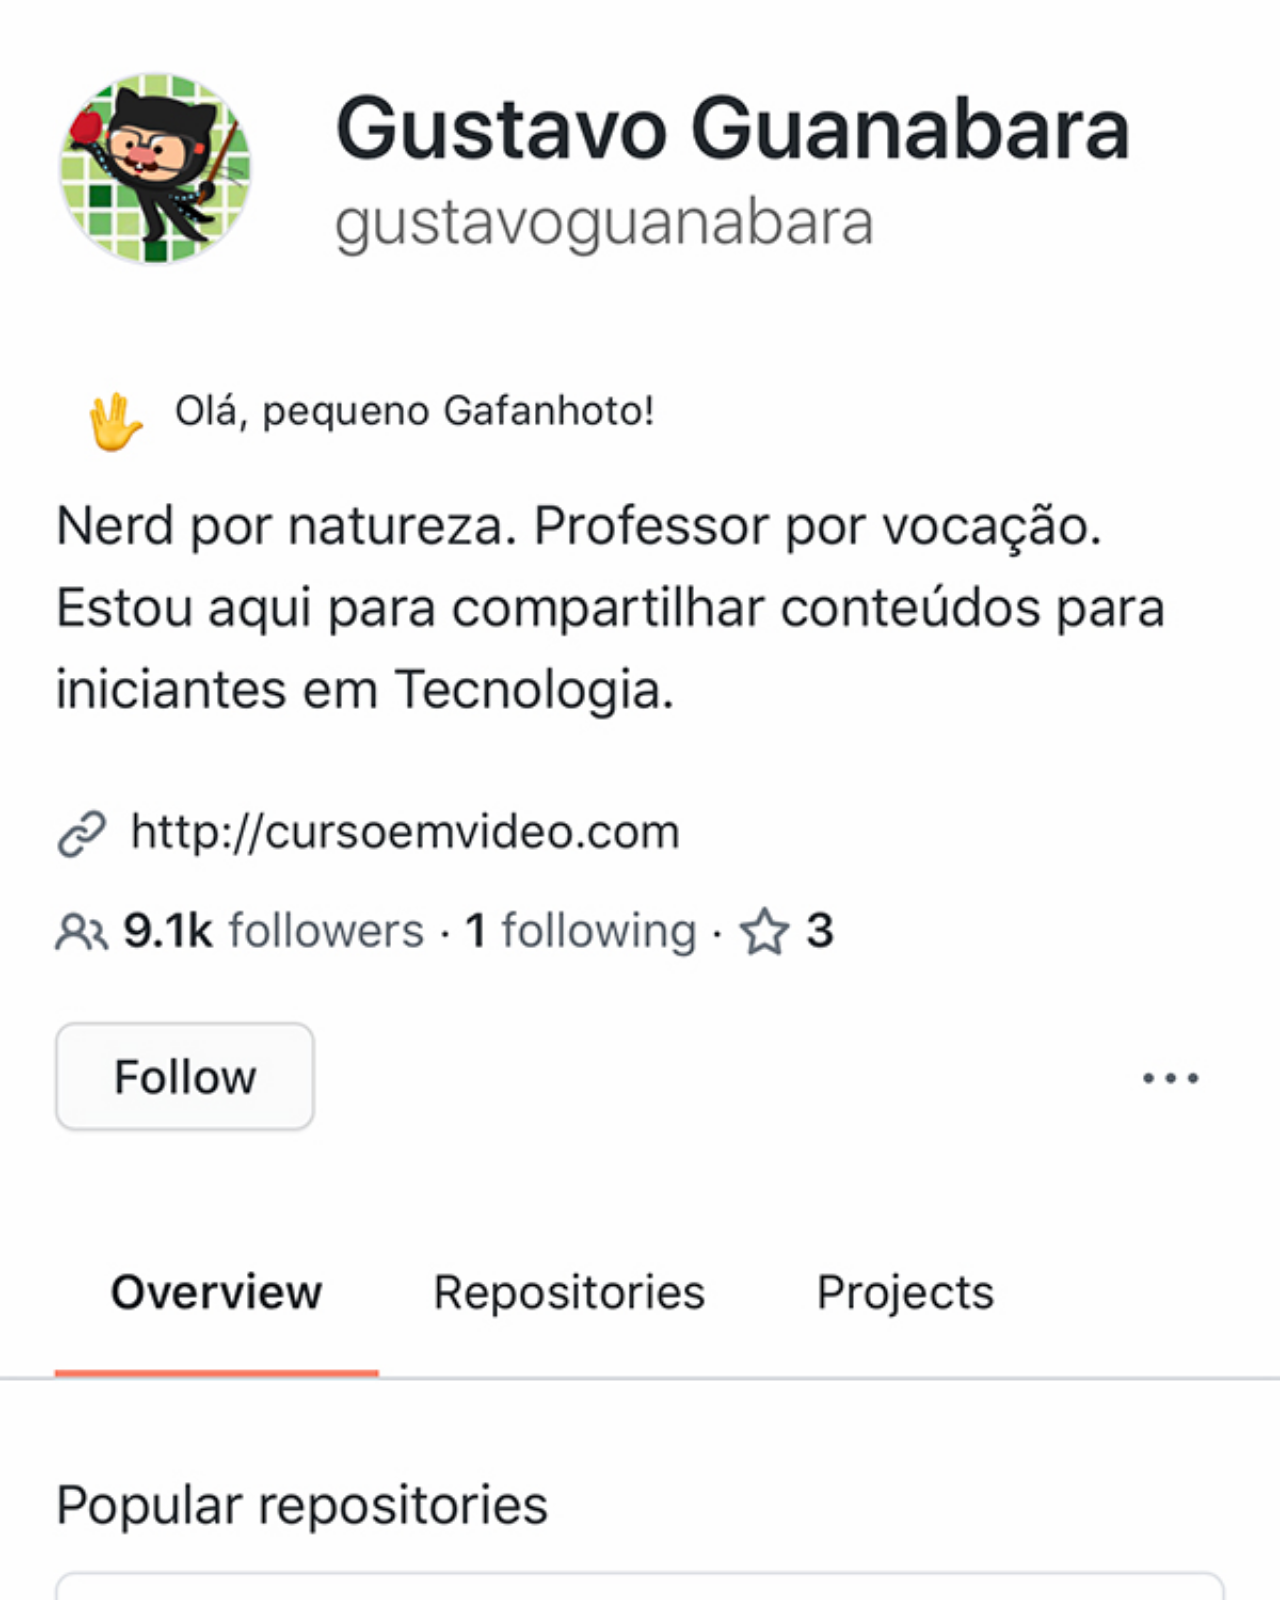
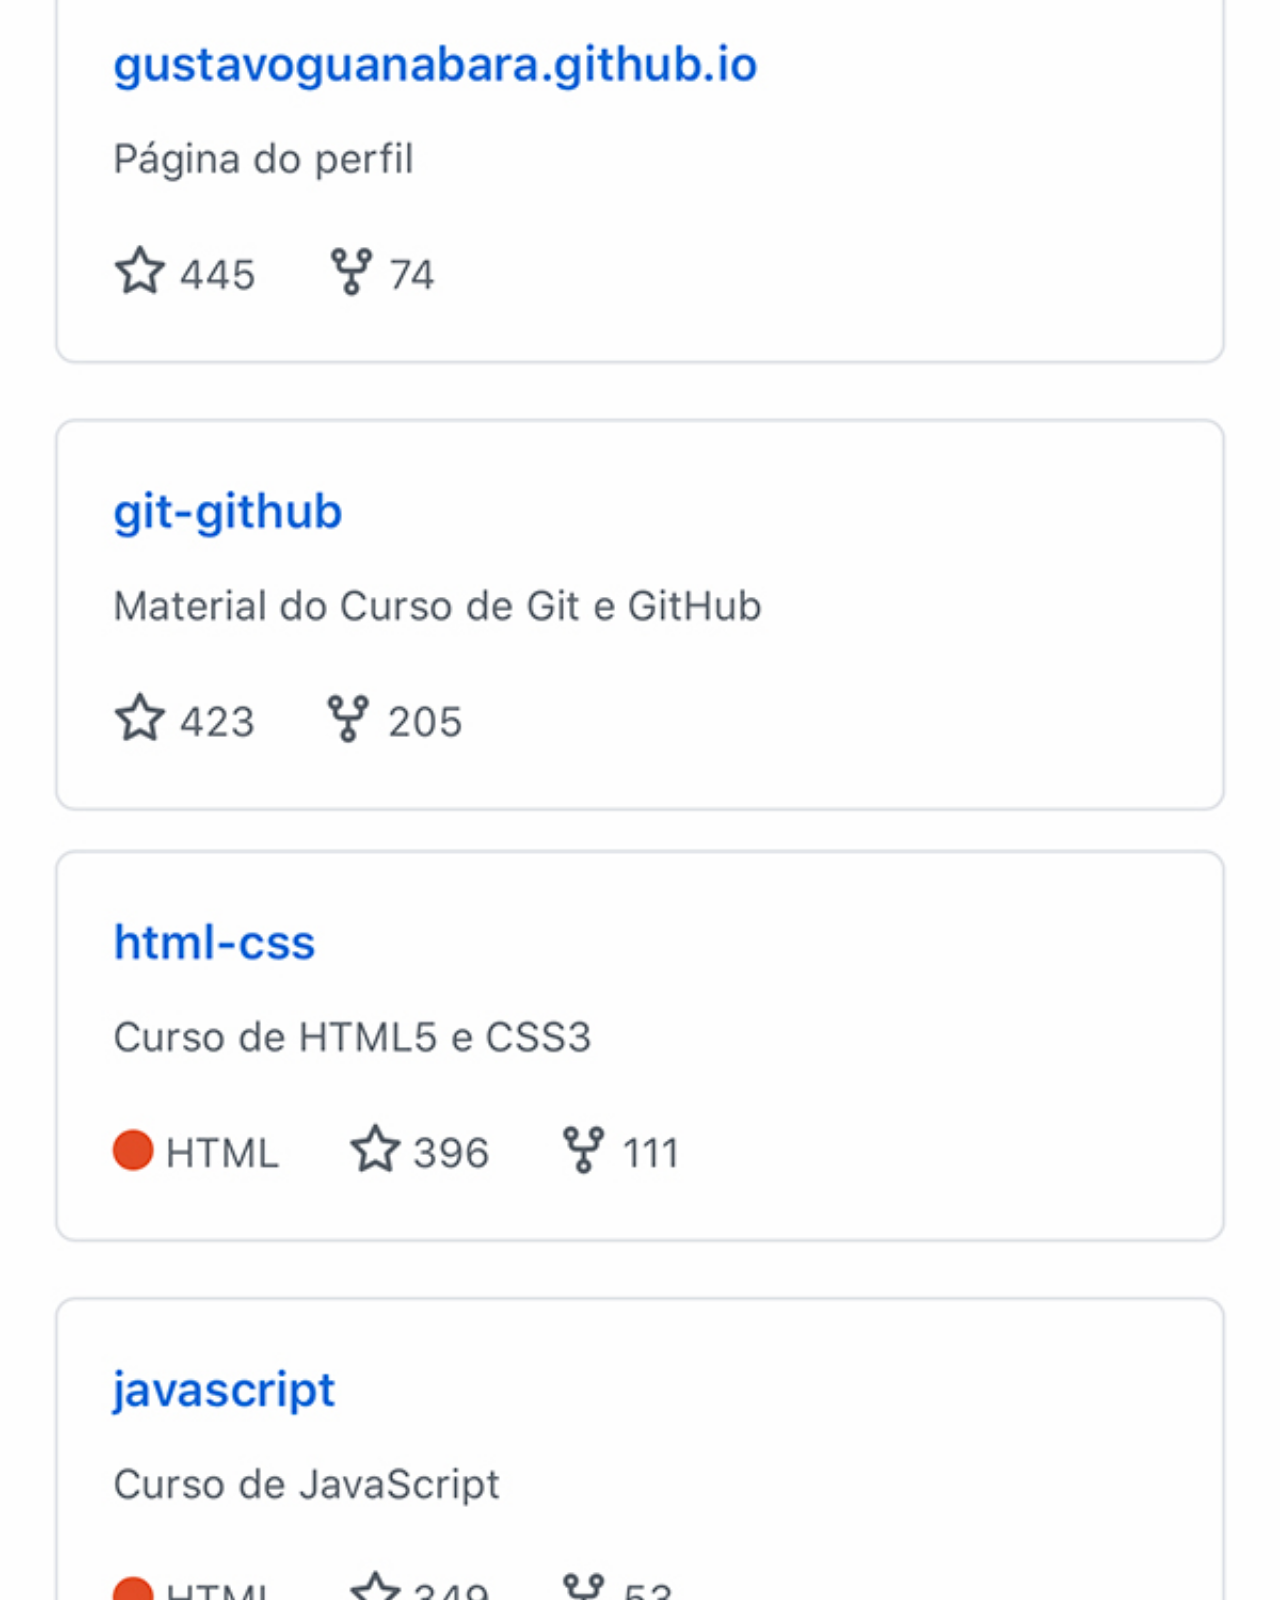
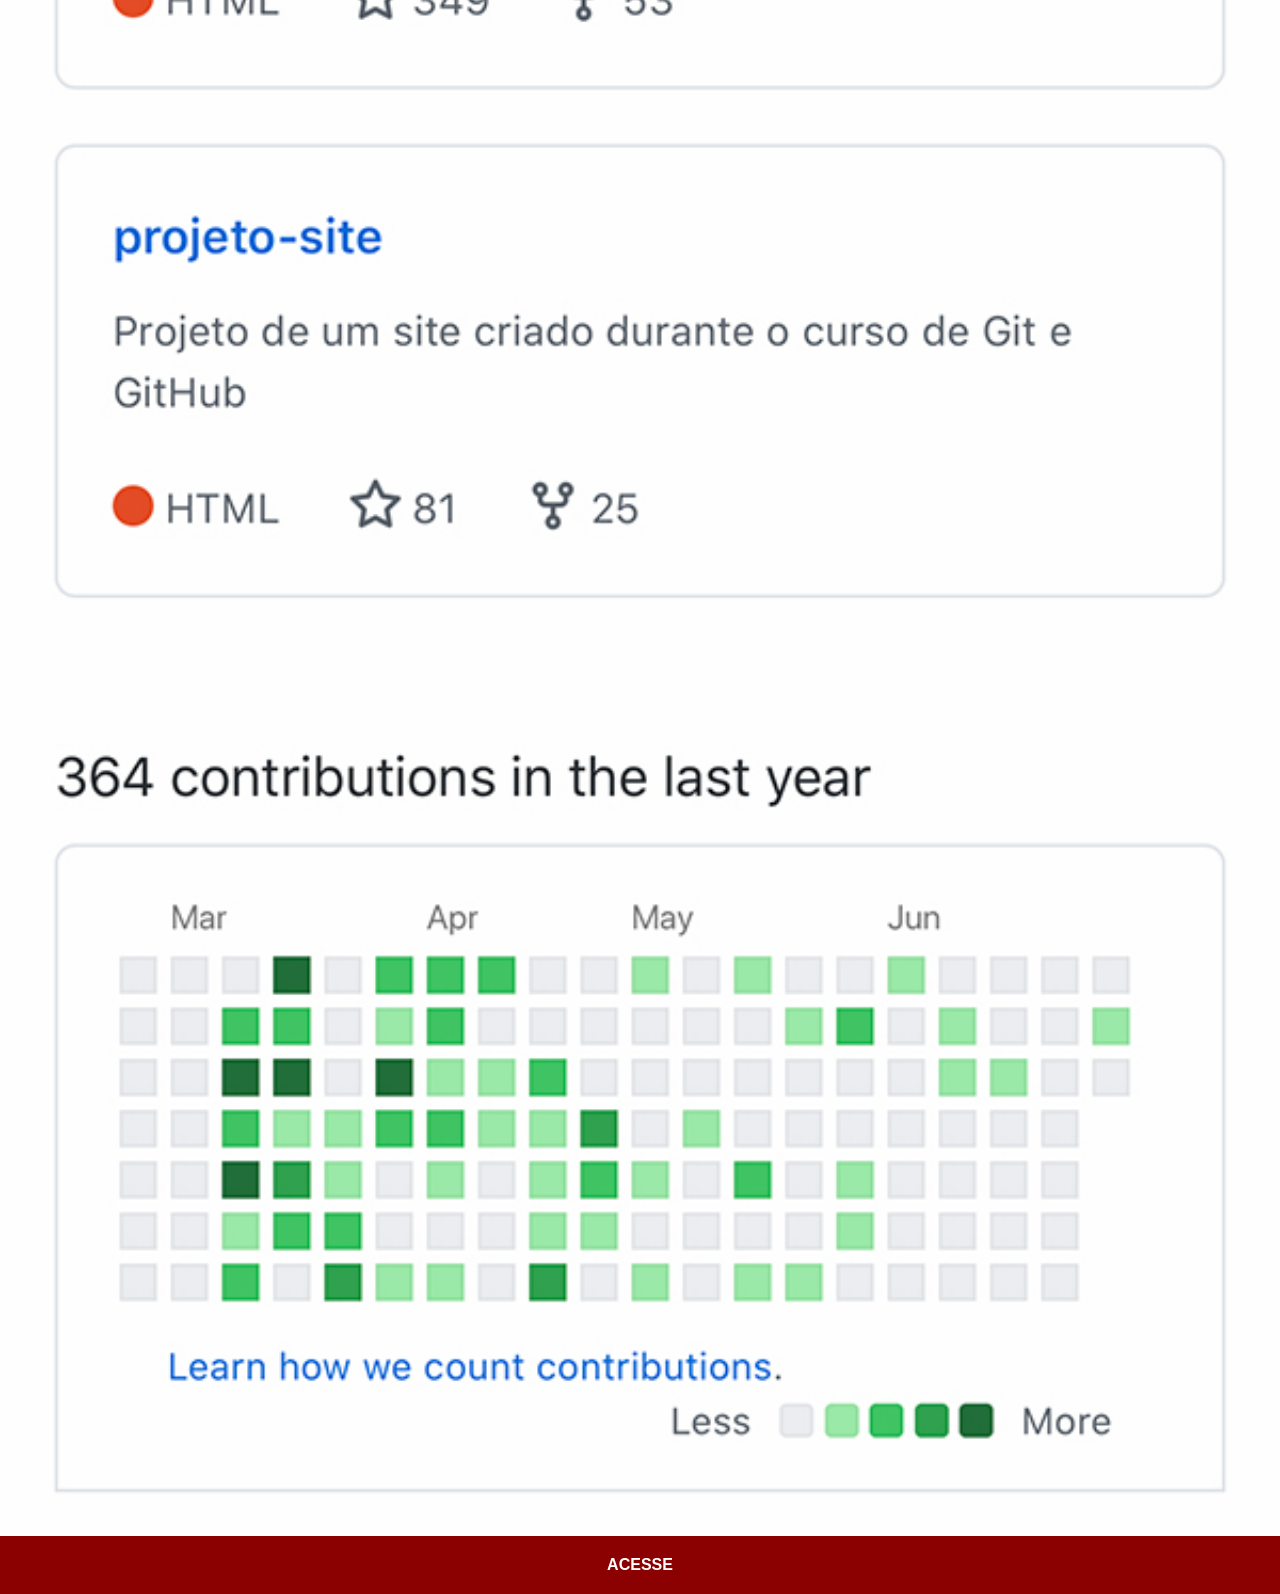
<file: github.html>
<!DOCTYPE html>
<html lang="pt-br">
<head>
    <meta charset="UTF-8">
    <meta name="viewport" content="width=device-width, initial-scale=1.0">
    <title>GitHub</title>
    <link rel="stylesheet" href="estilos/social.css">
</head>
<body>
    <img src="imagens/tela-github.jpg" alt="GitHub">
    <a href="https://github.com/gustavoguanabara" target="_blank">ACESSE</a>
    
</body>
</html>
</file>
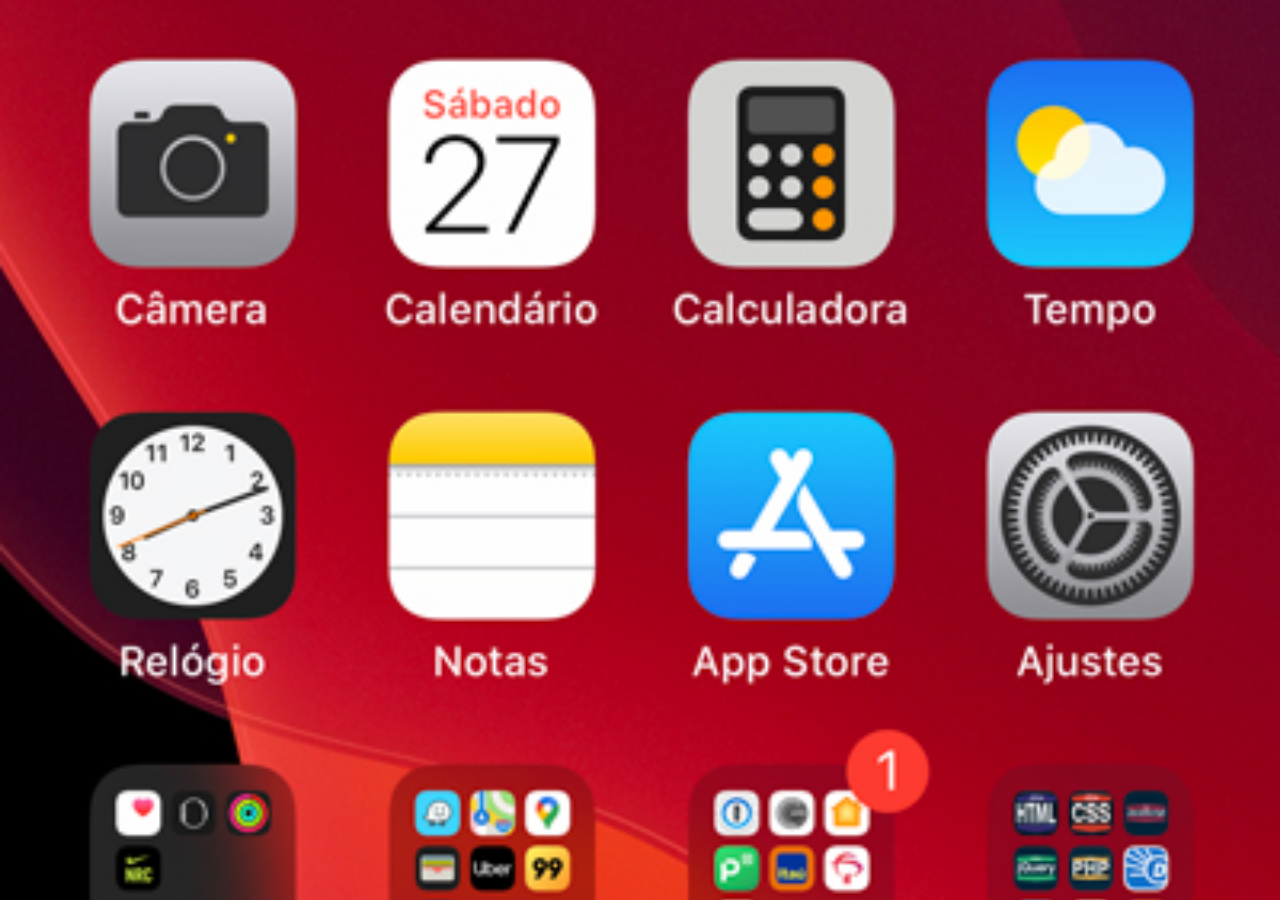
<file: home.html>
<!DOCTYPE html>
<html lang="pt-br">
<head>
    <meta charset="UTF-8">
    <meta name="viewport" content="width=device-width, initial-scale=1.0">
    <title>Document</title>
</head>
<style>
    * {
        margin: 0px;
        padding: 0px;
    }

    body {
        width: 100vw;
        height: 100vh;
        background: black url('imagens/tela-home.jpg') no-repeat top center;
        background-size: cover;
    }
</style>
<body>
    
</body>
</html>
</file>
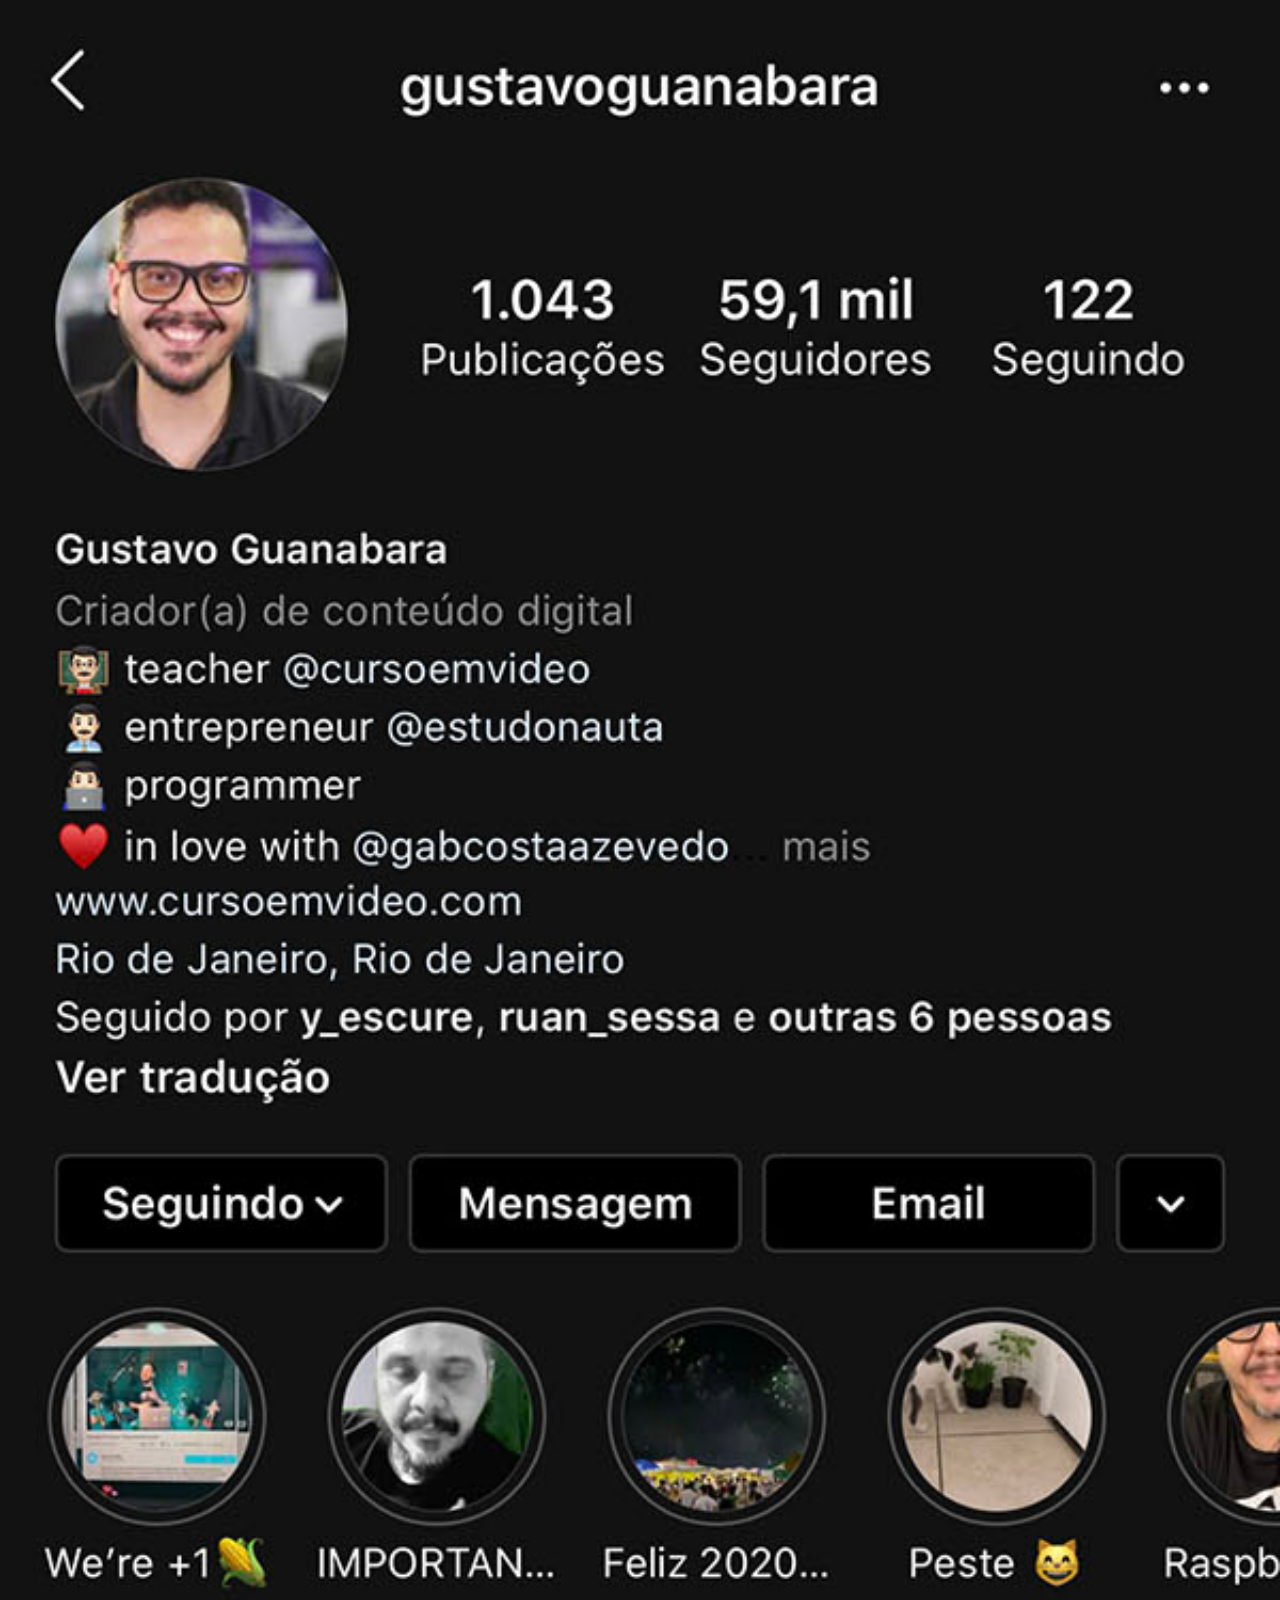
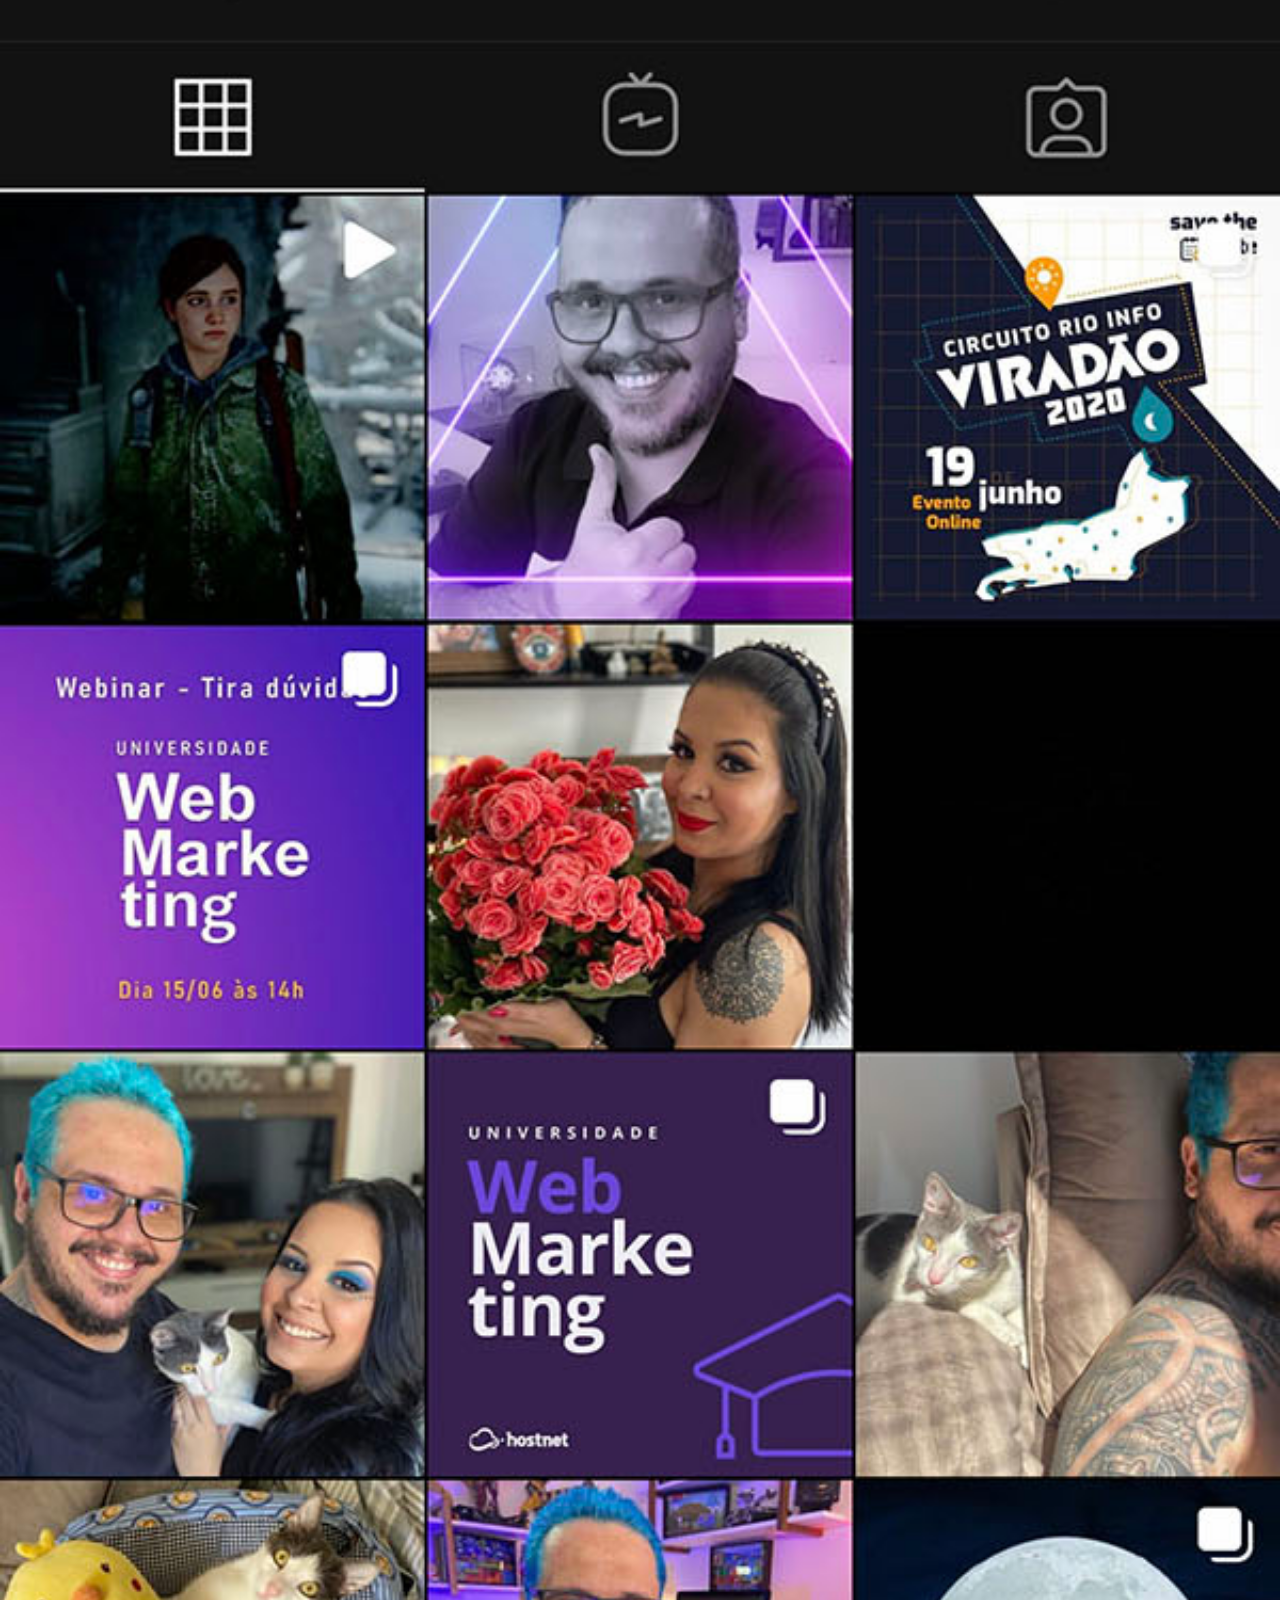
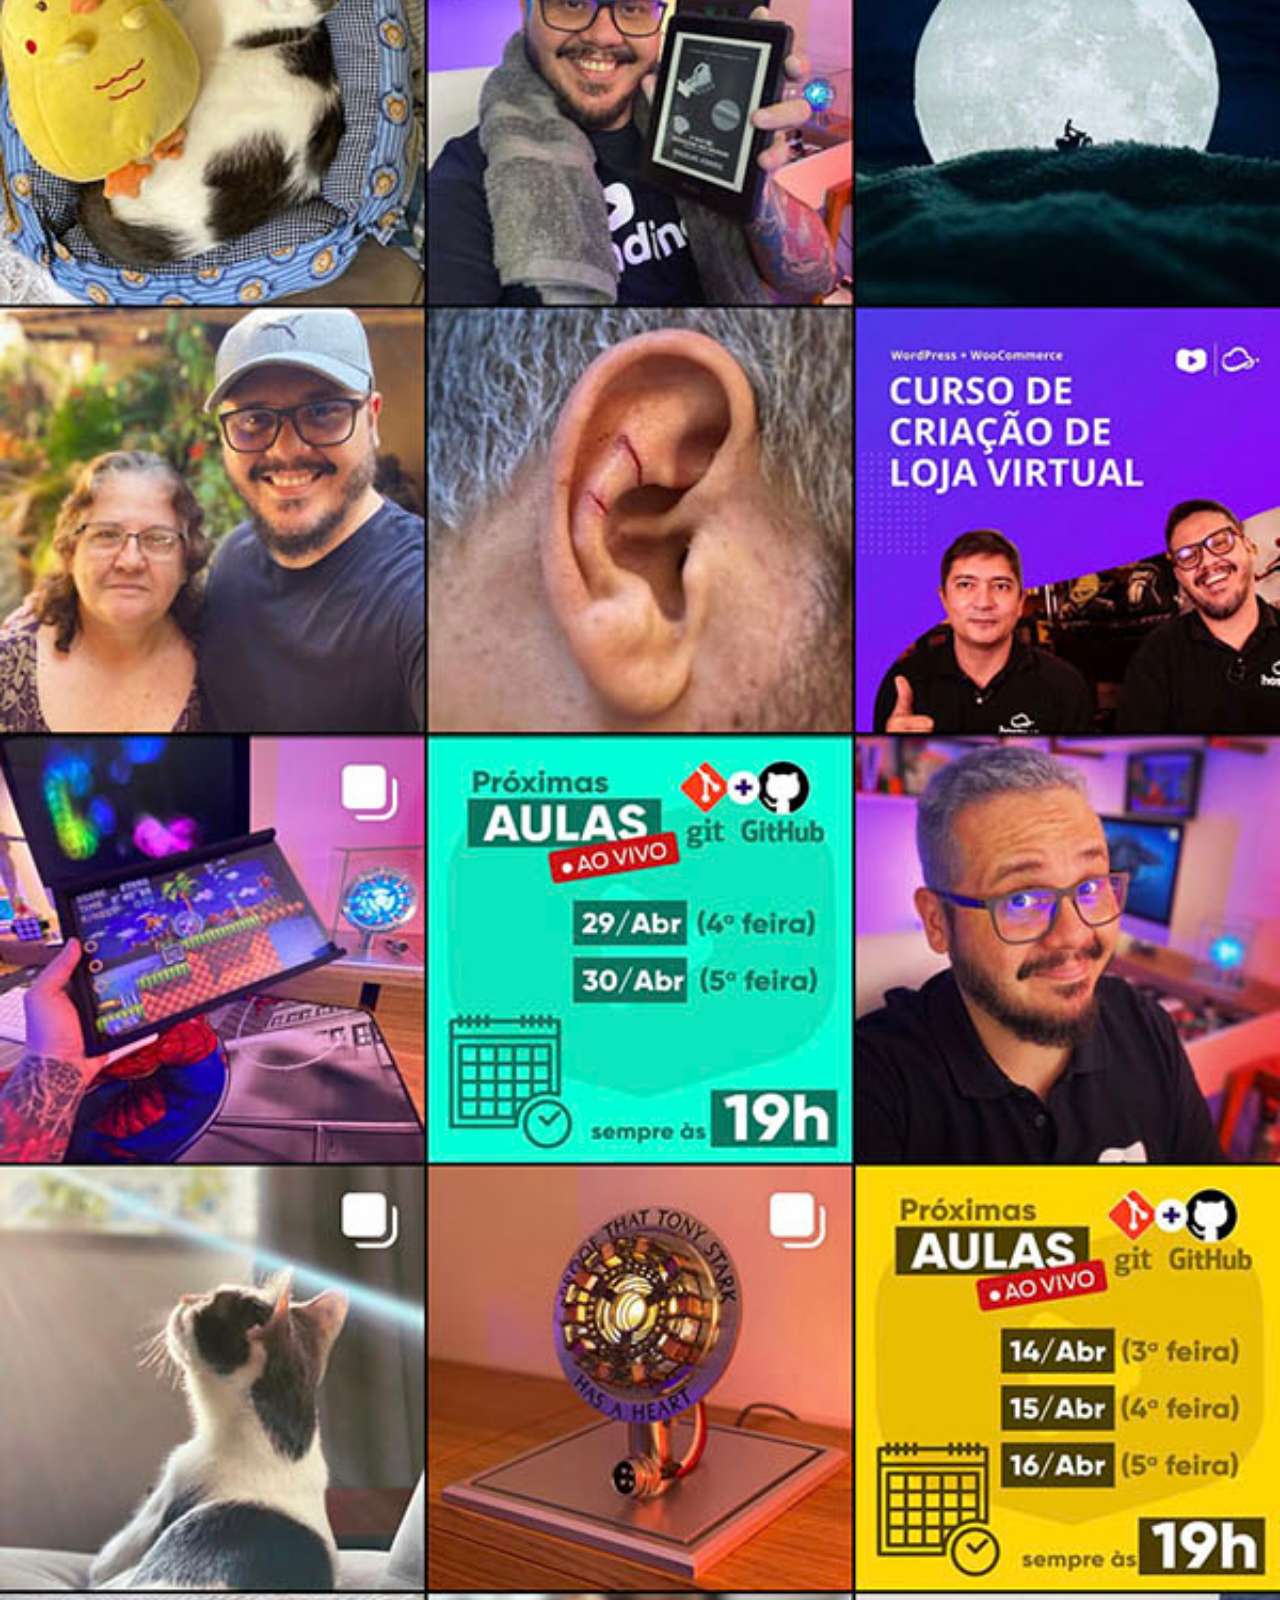
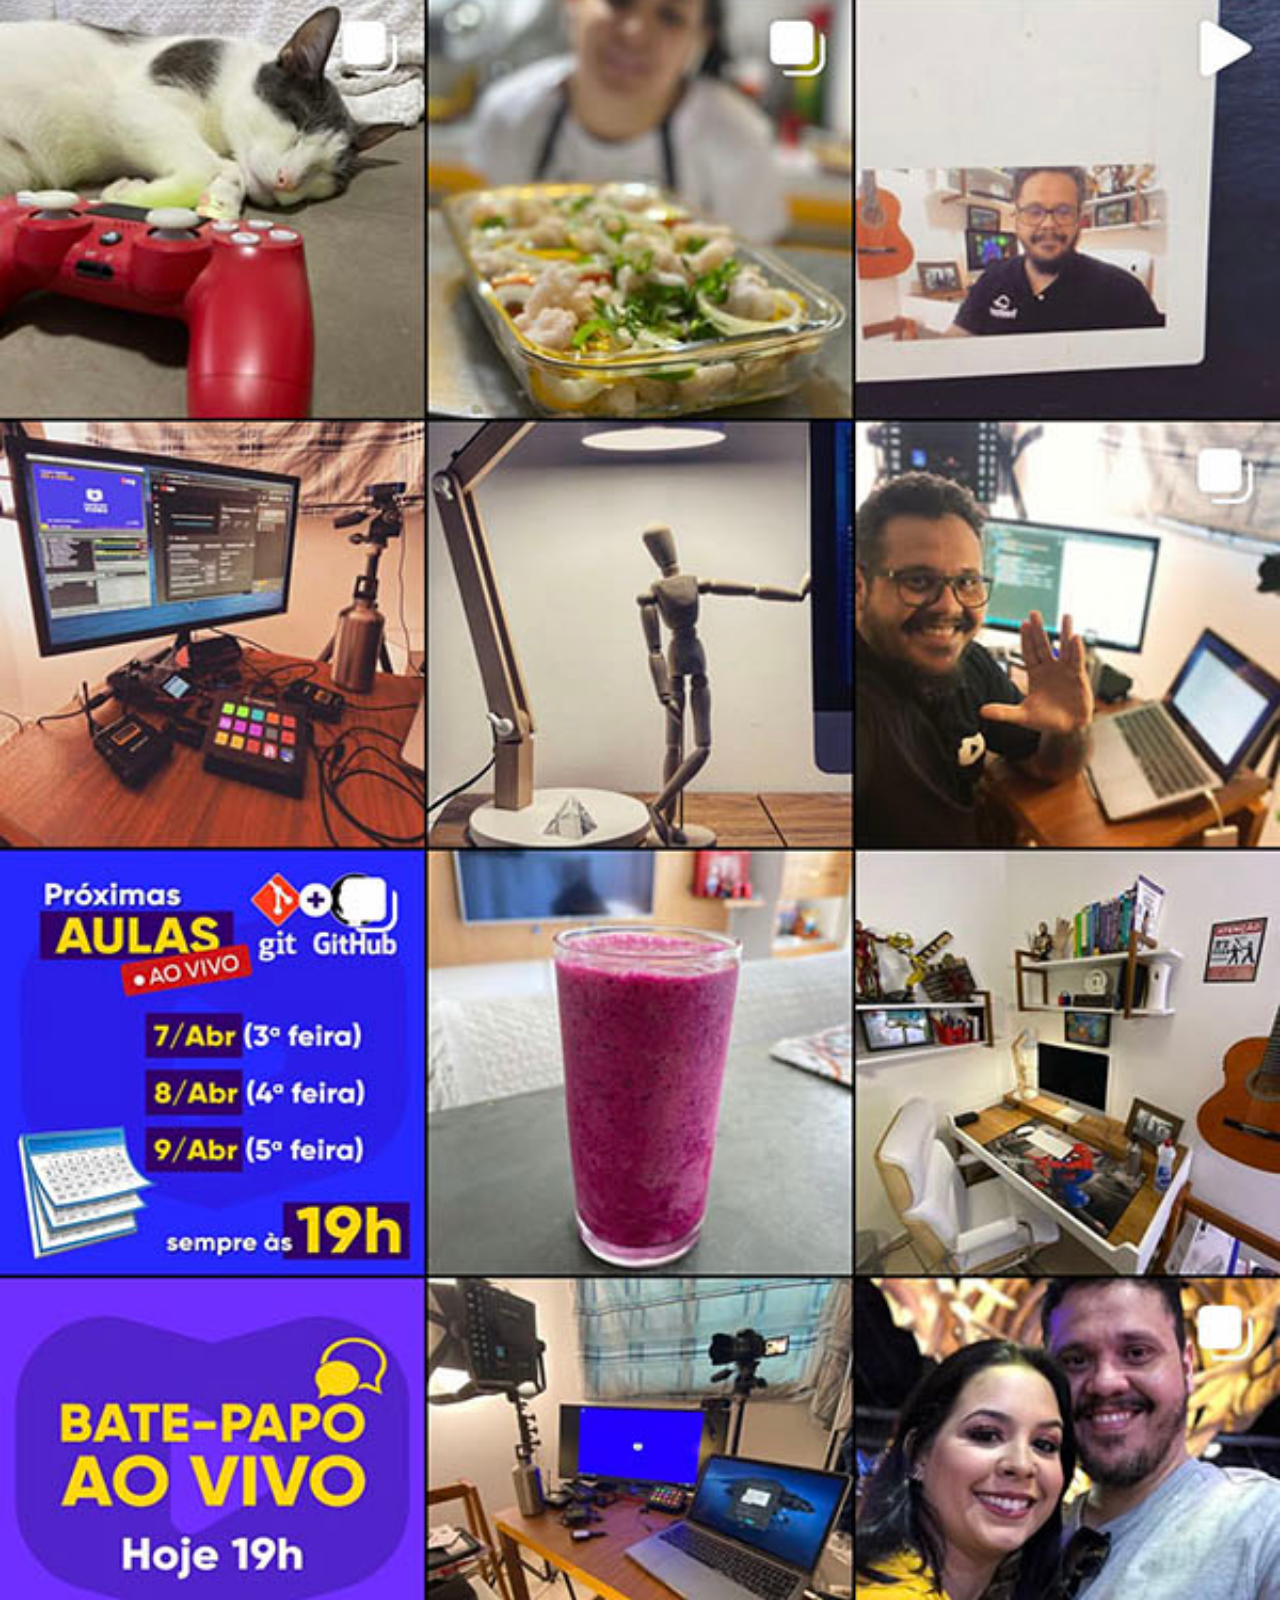
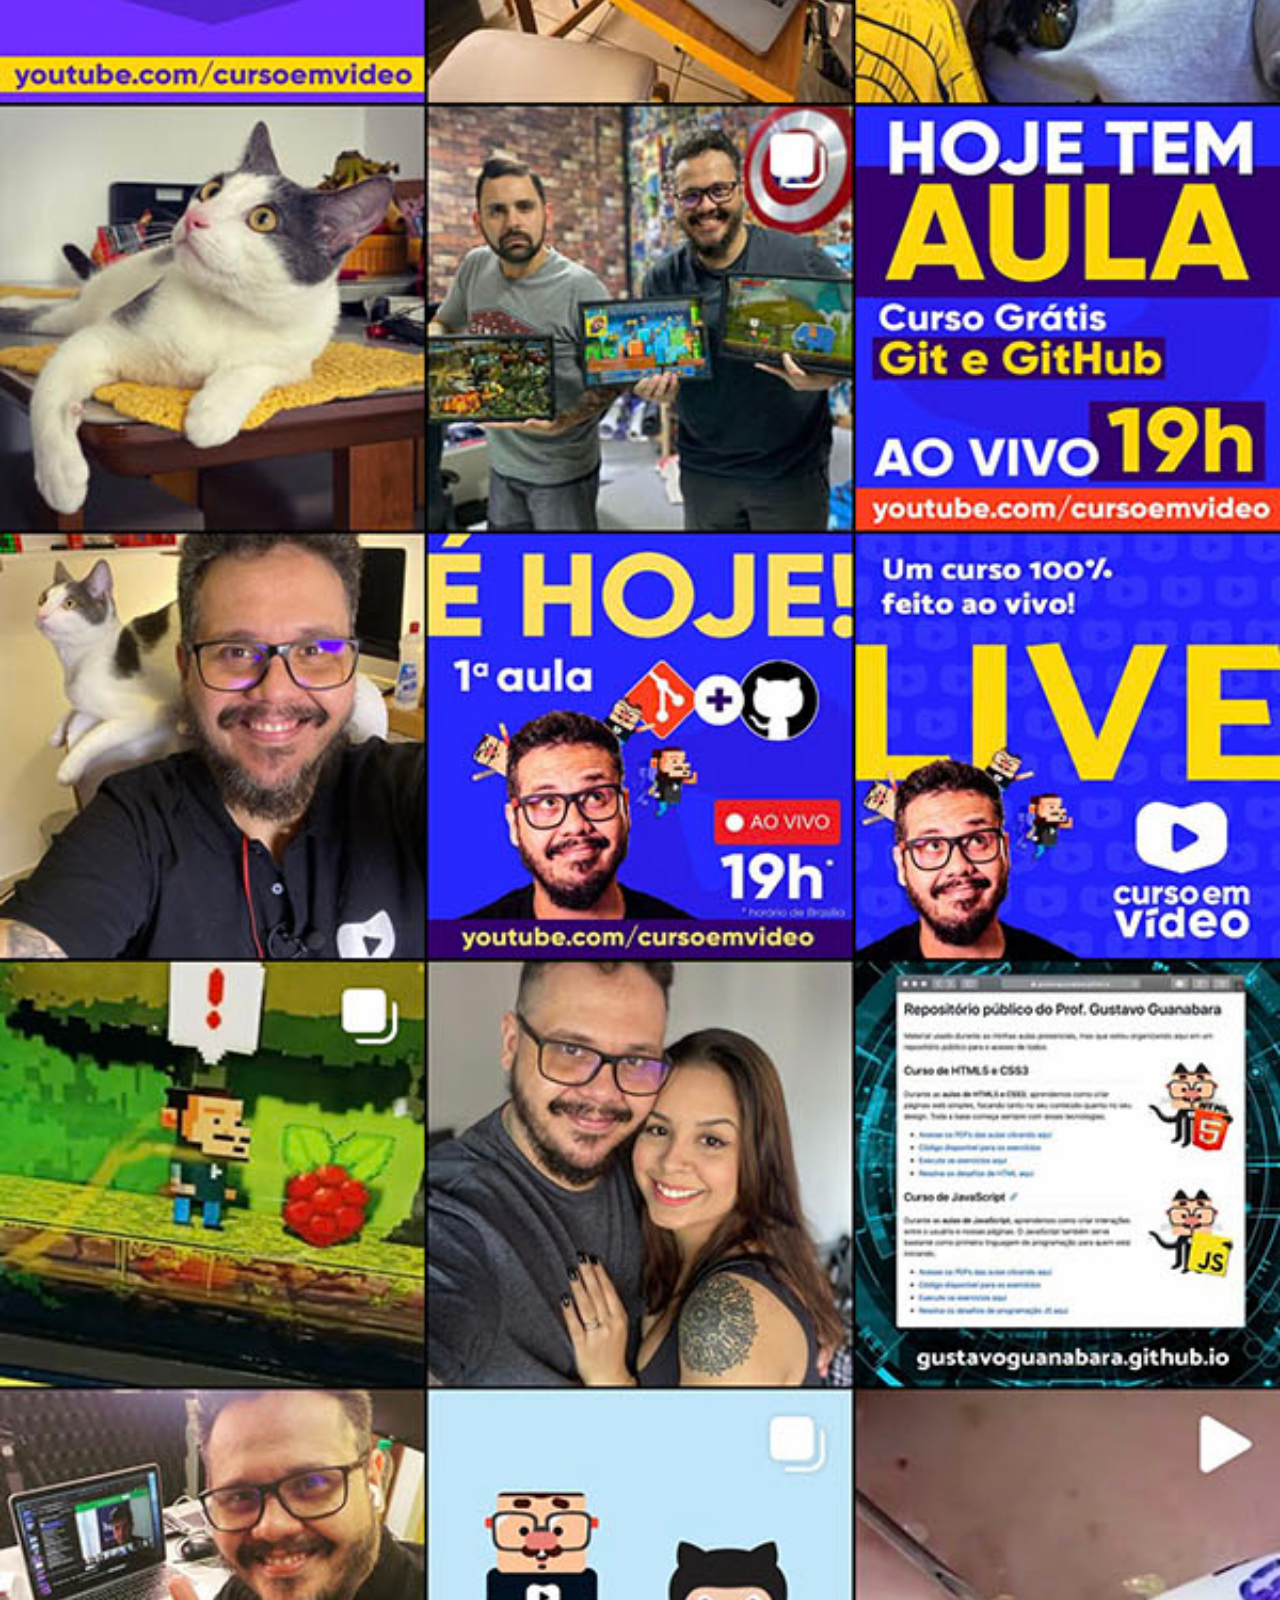
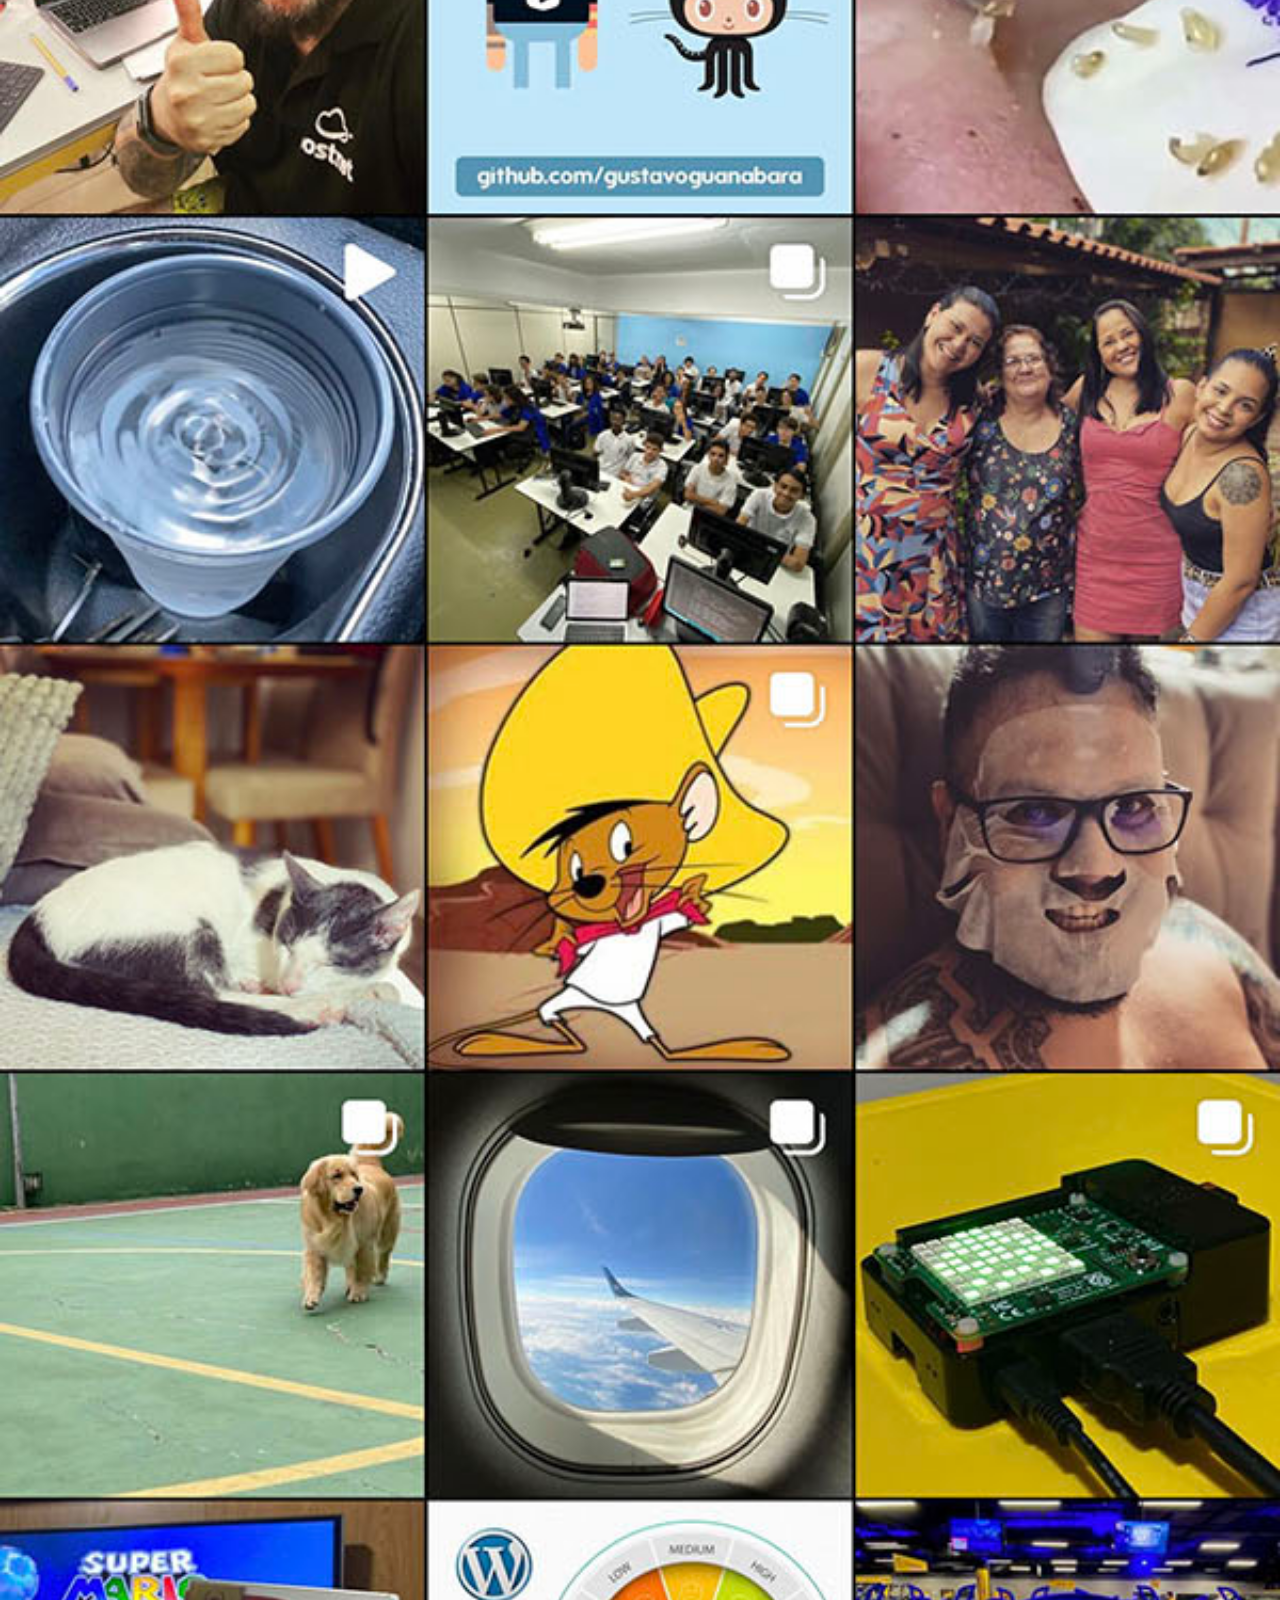
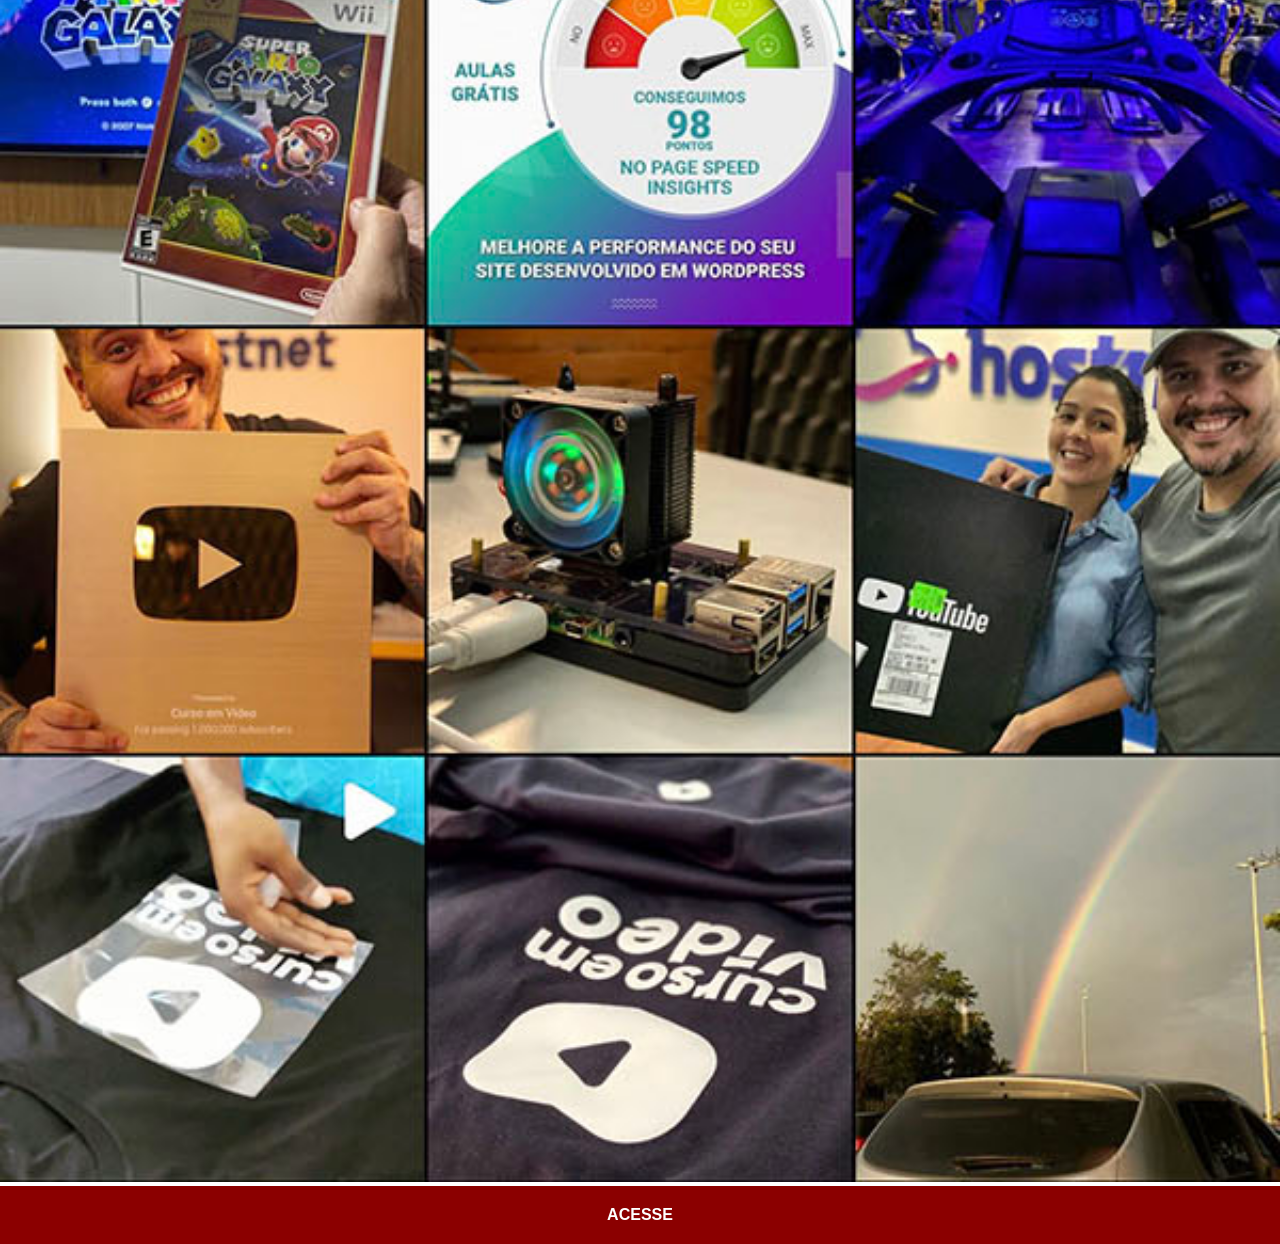
<file: instagram.html>
<!DOCTYPE html>
<html lang="pt-br">
<head>
    <meta charset="UTF-8">
    <meta name="viewport" content="width=device-width, initial-scale=1.0">
    <title>Instagram</title>
    <link rel="stylesheet" href="estilos/social.css">
</head>
<body>
    <img src="imagens/tela-instagram.jpg" alt="Instagram">
    <a href="https://www.instagram.com/gustavoguanabara/" target="_blank">ACESSE</a>
    
</body>
</html>
</file>
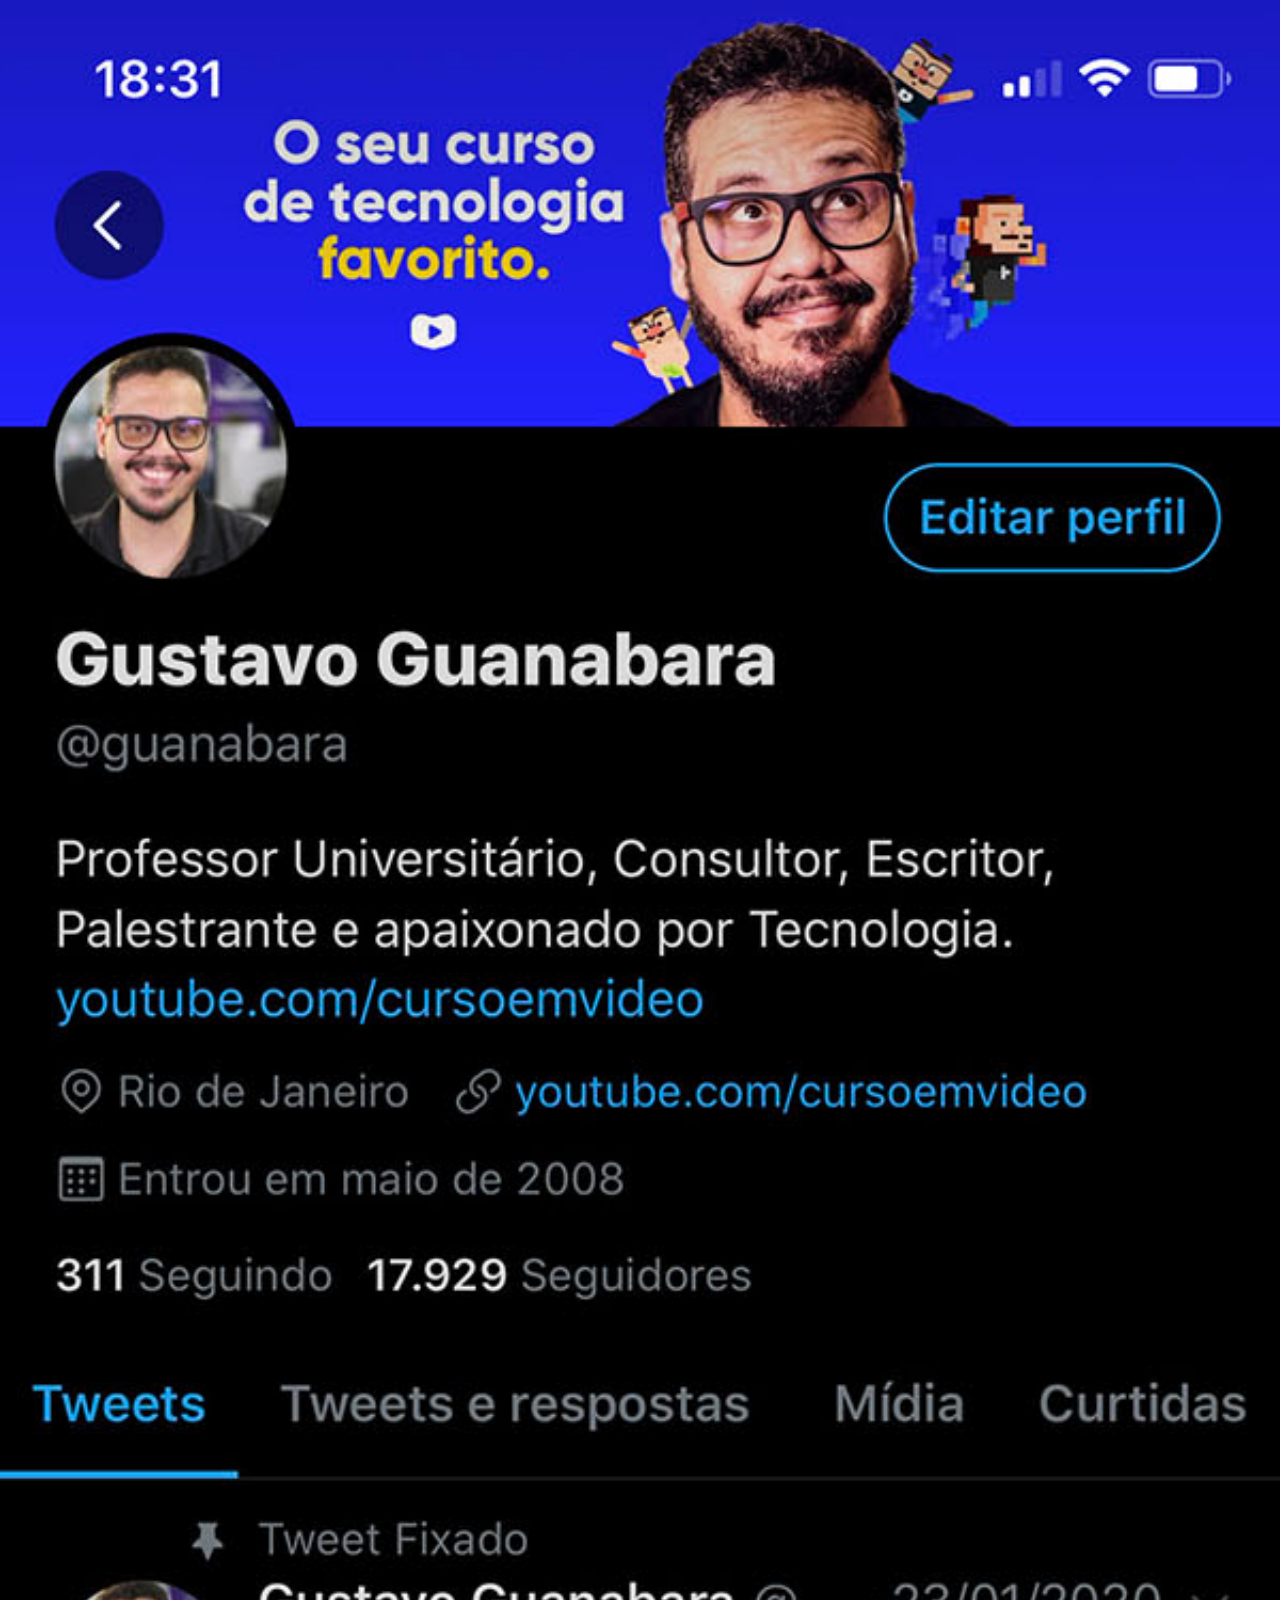
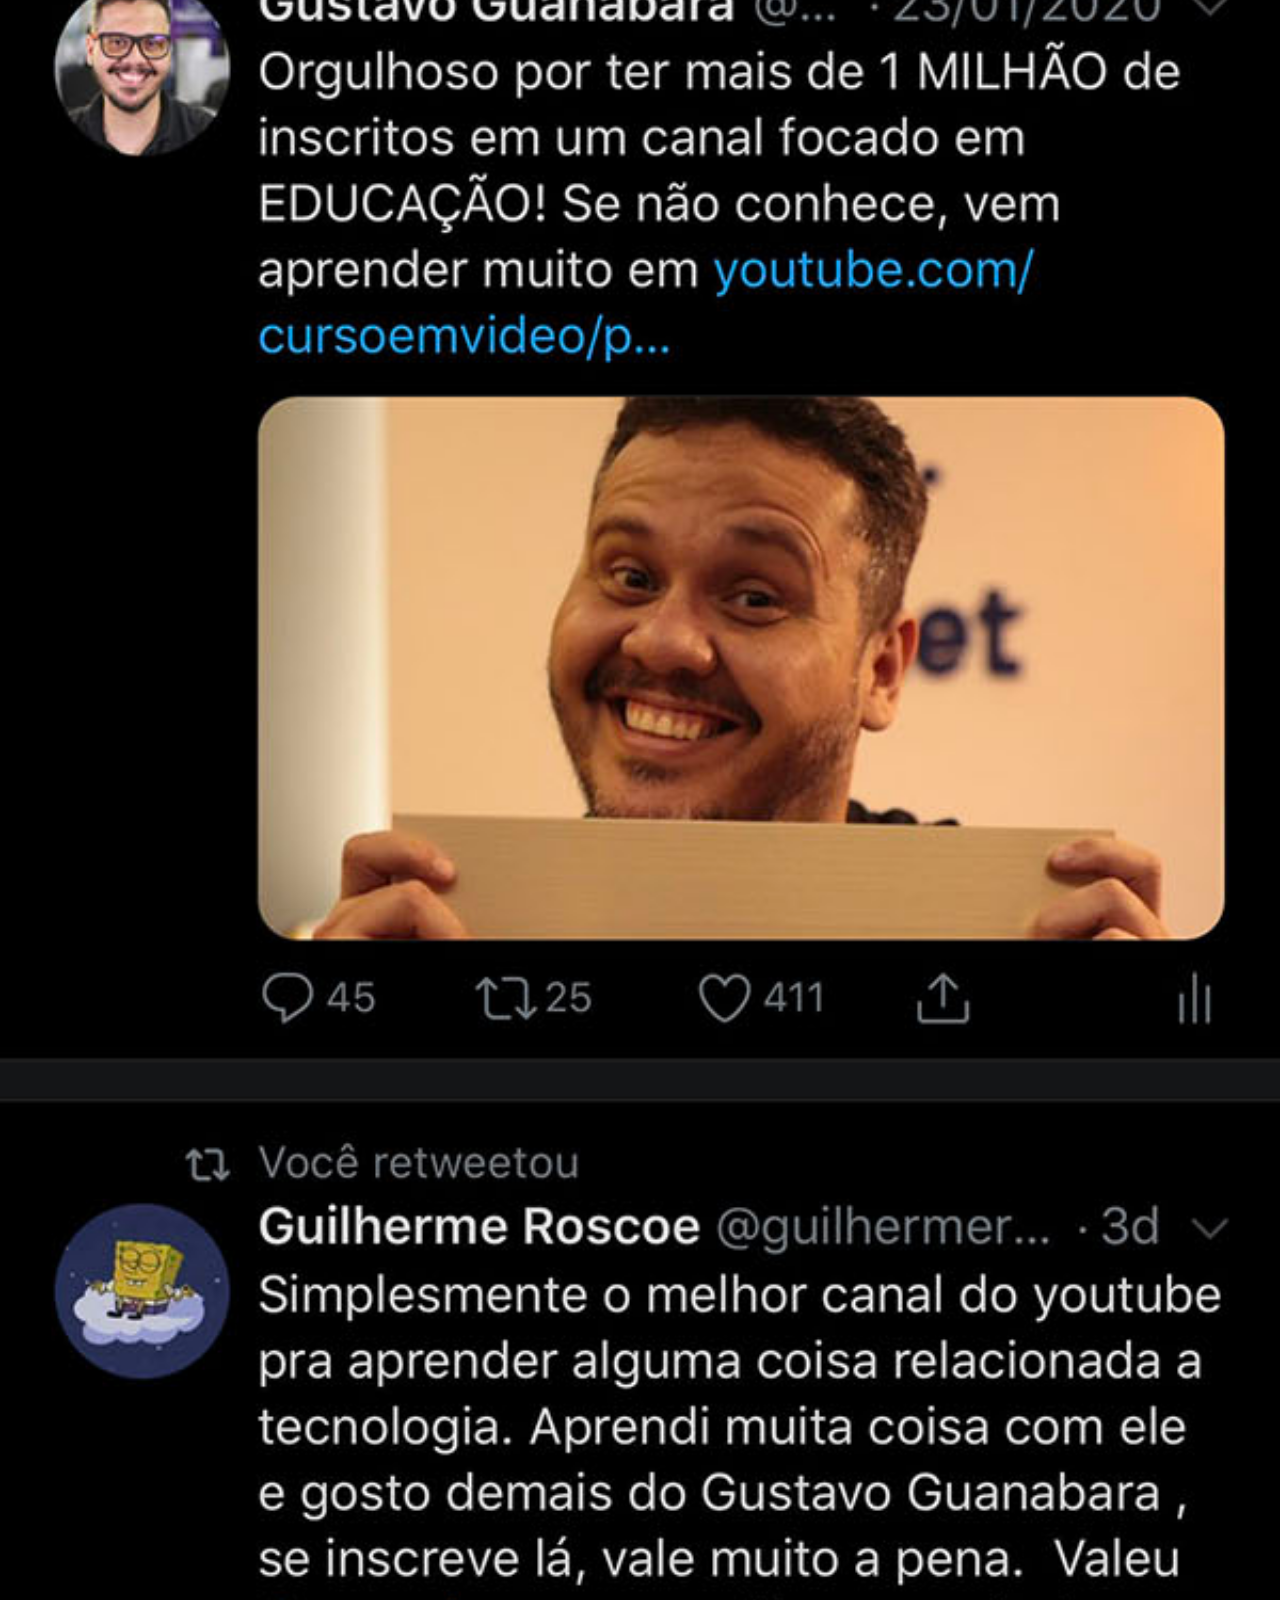
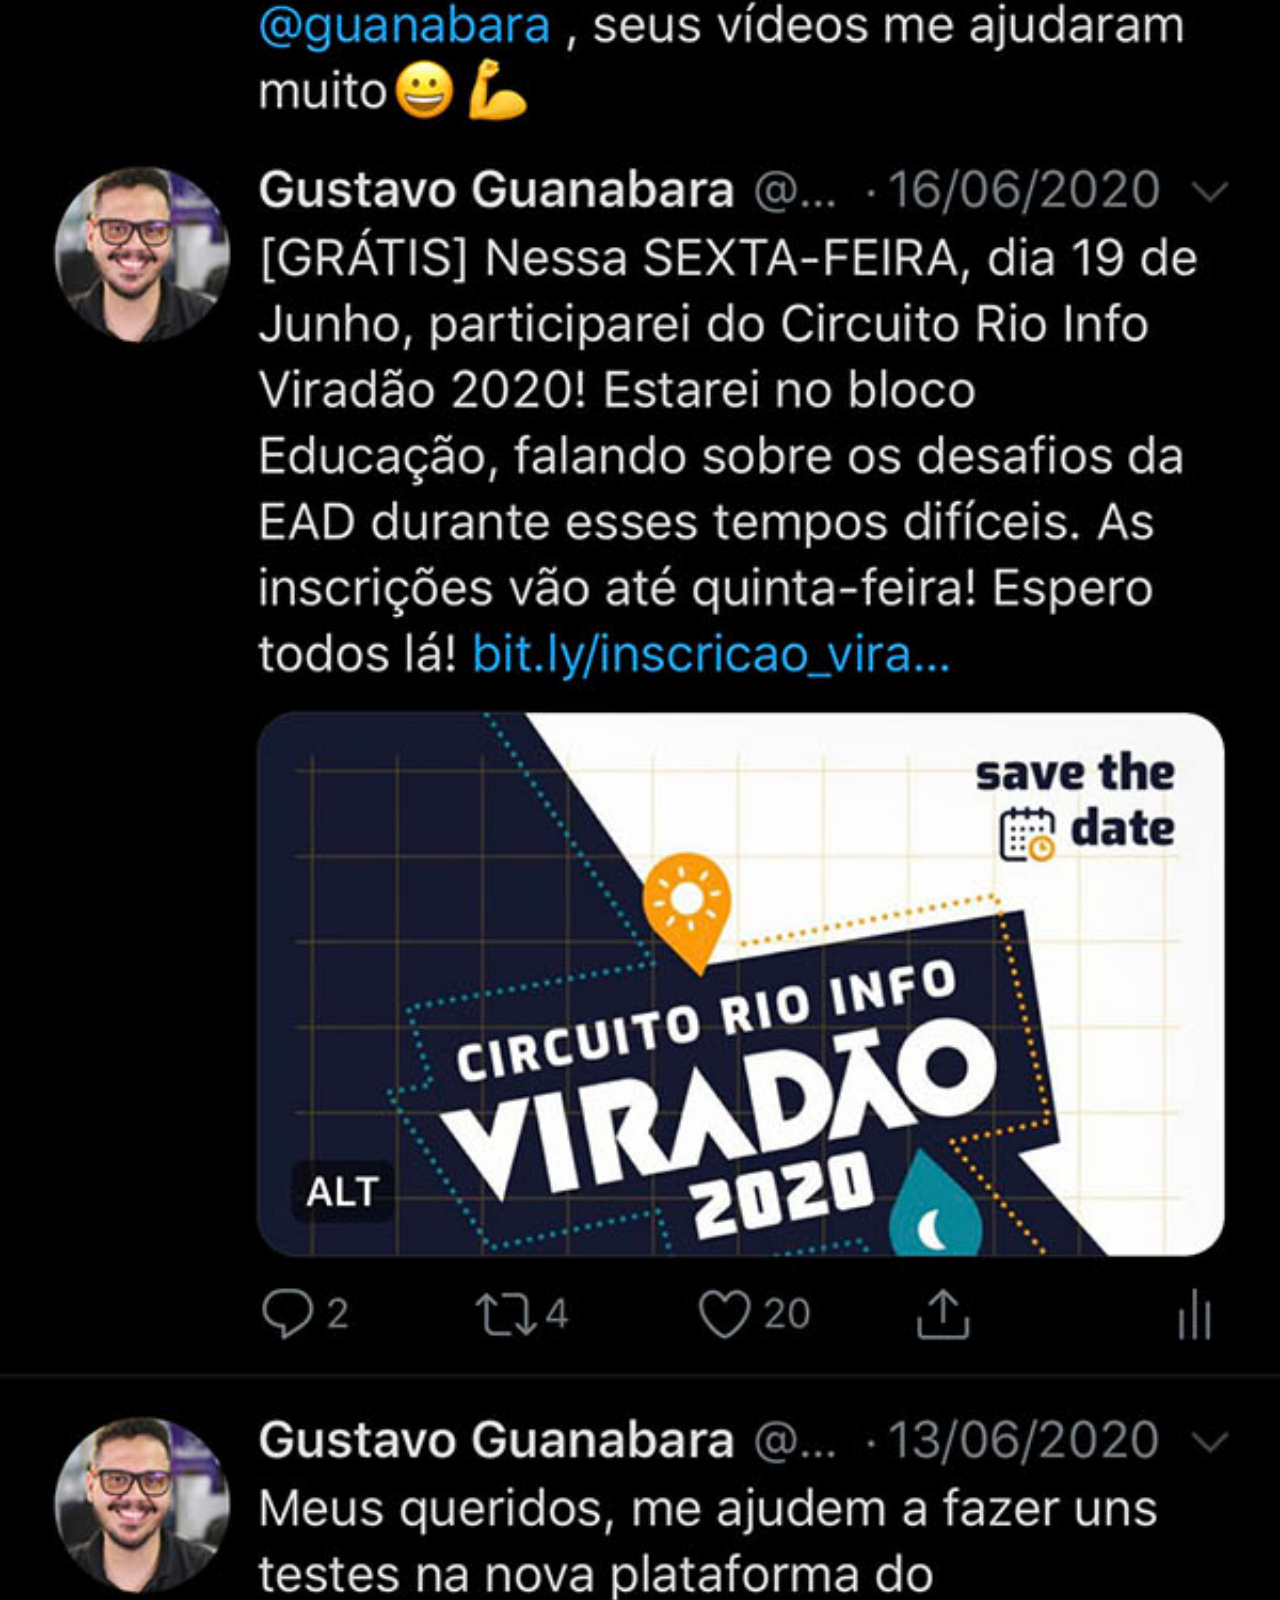
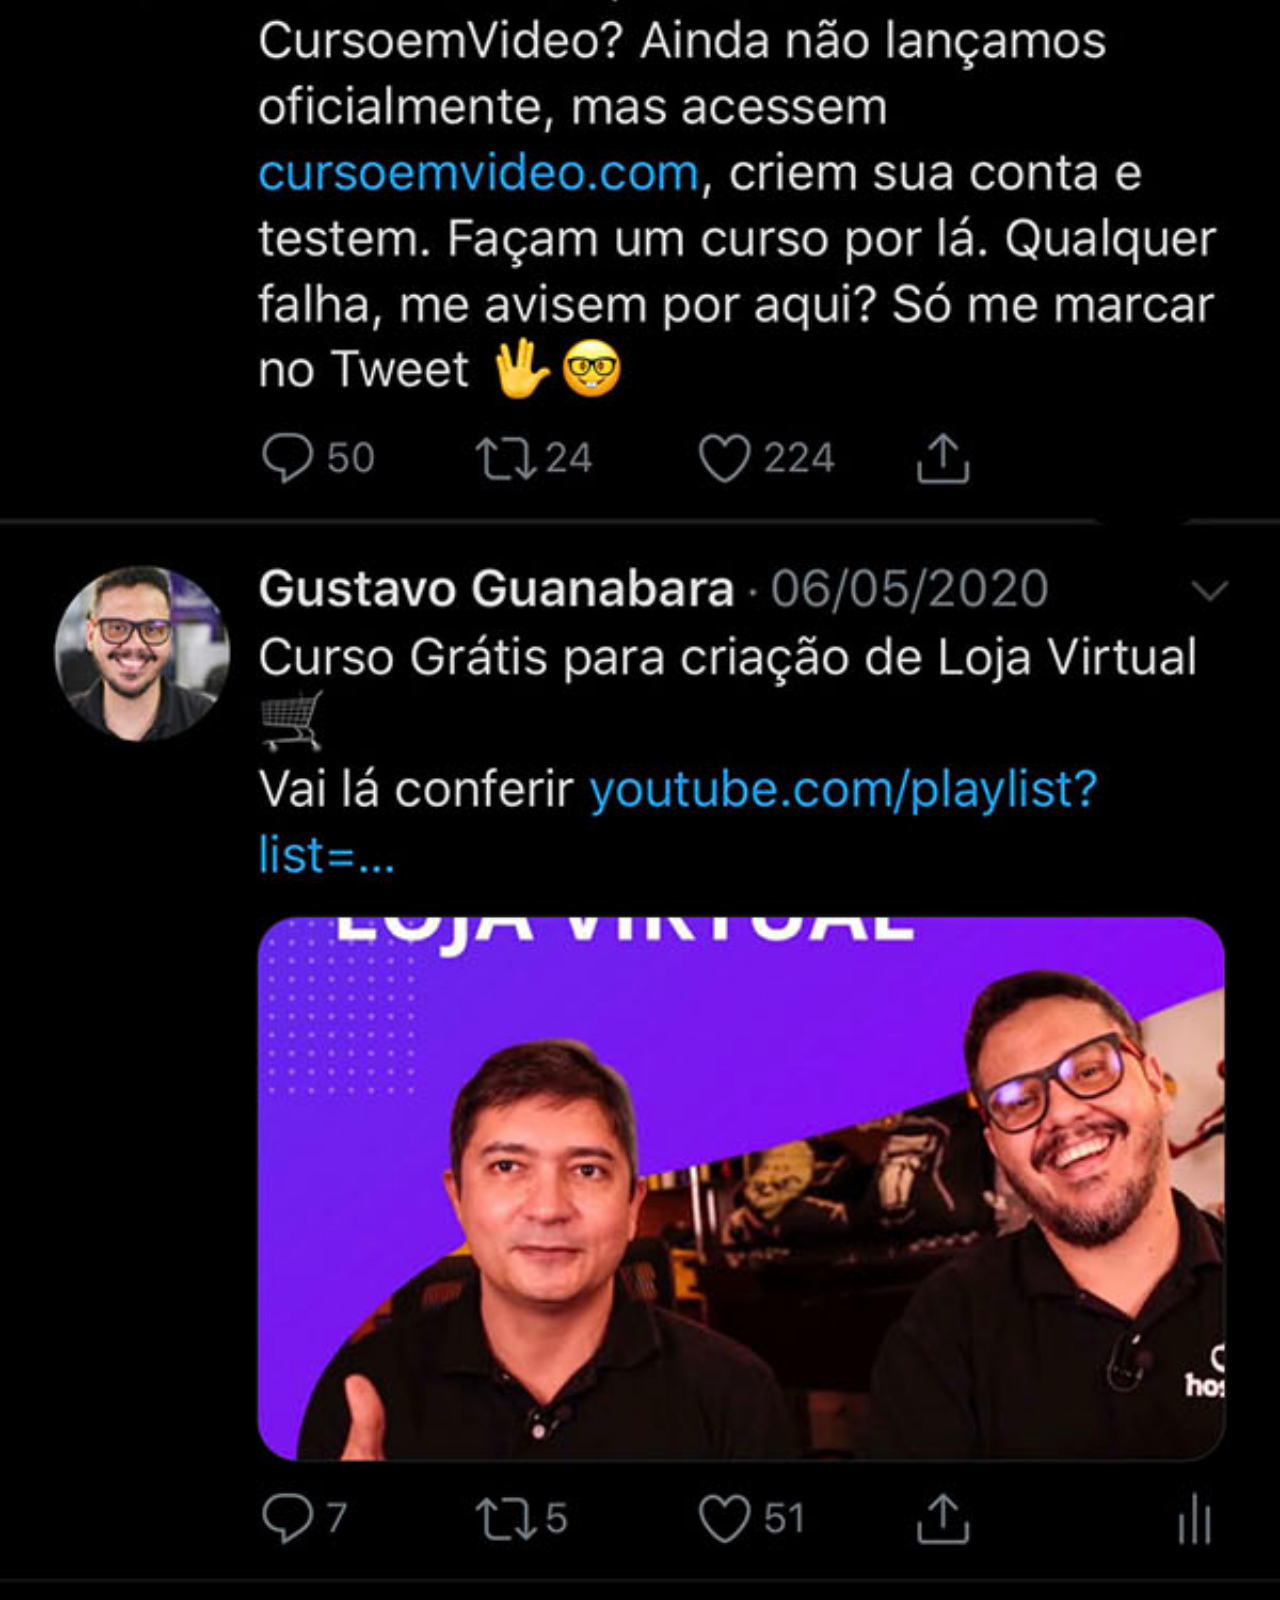
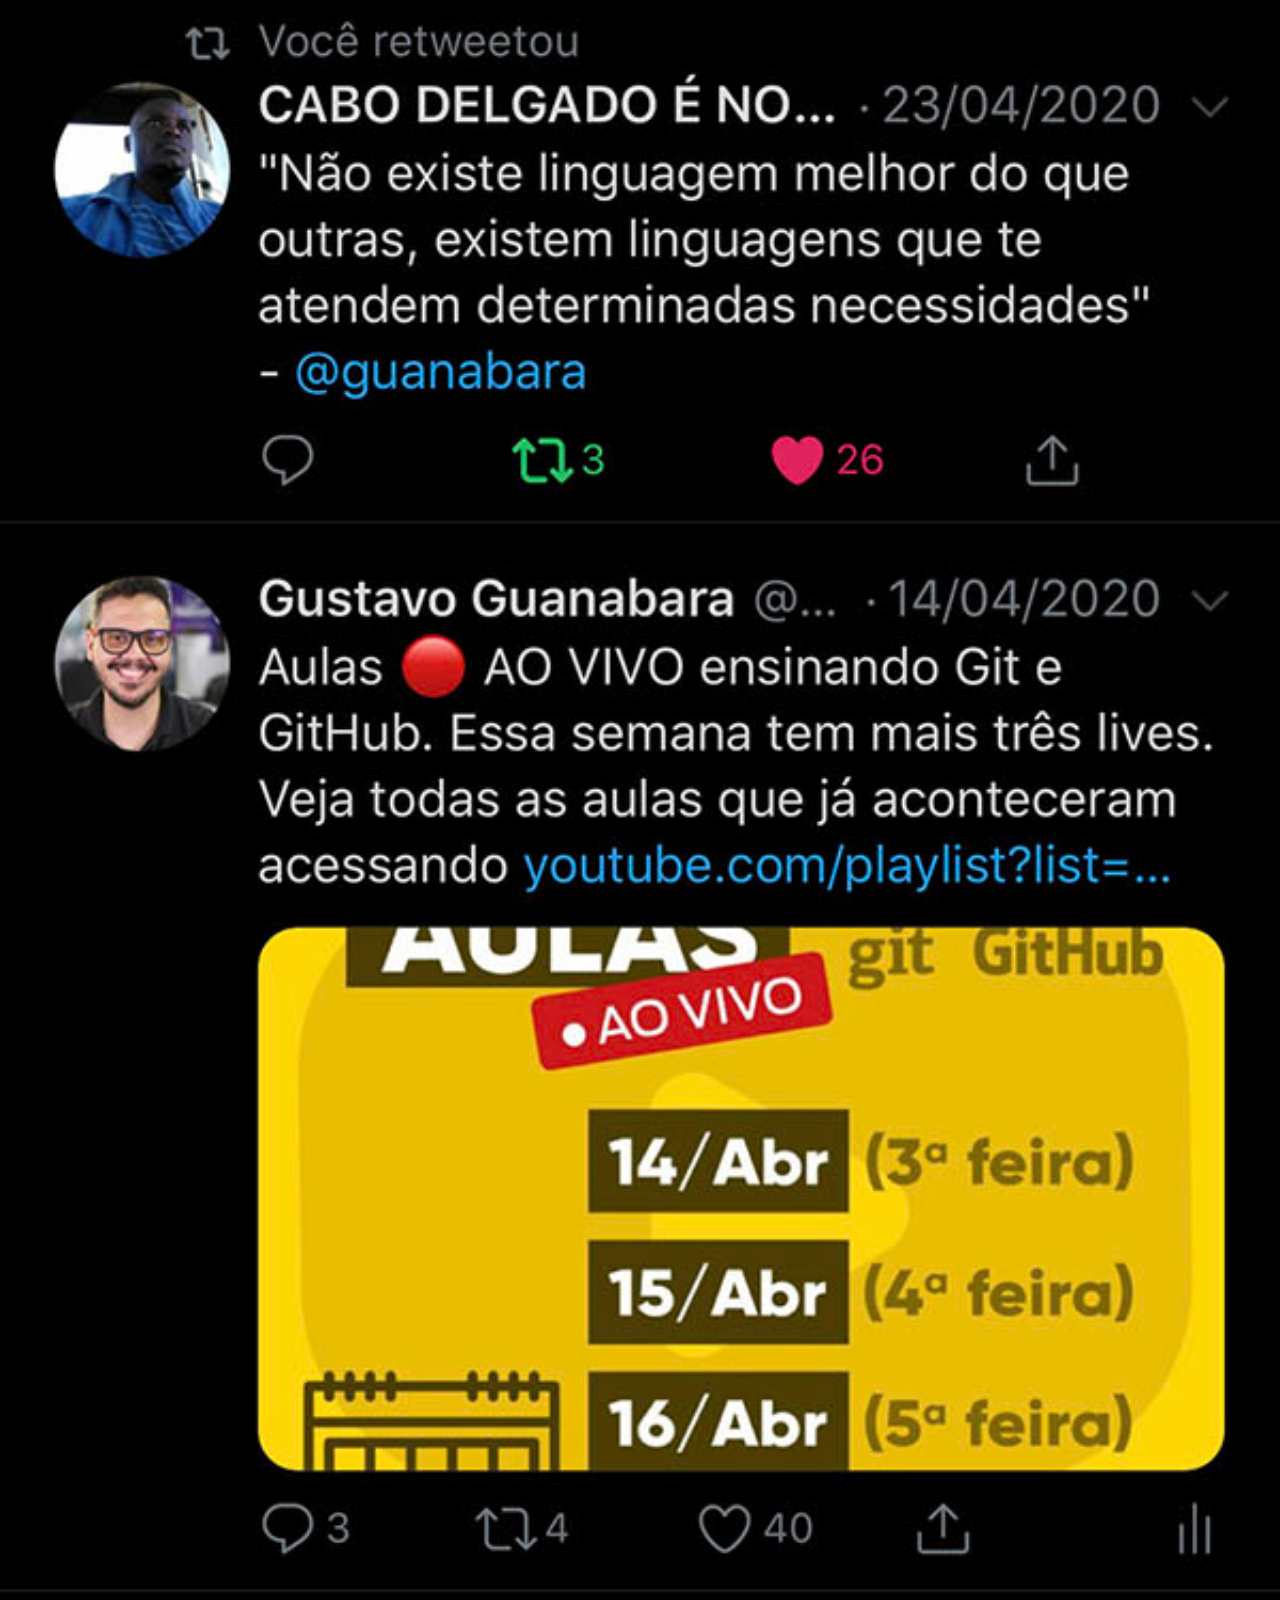
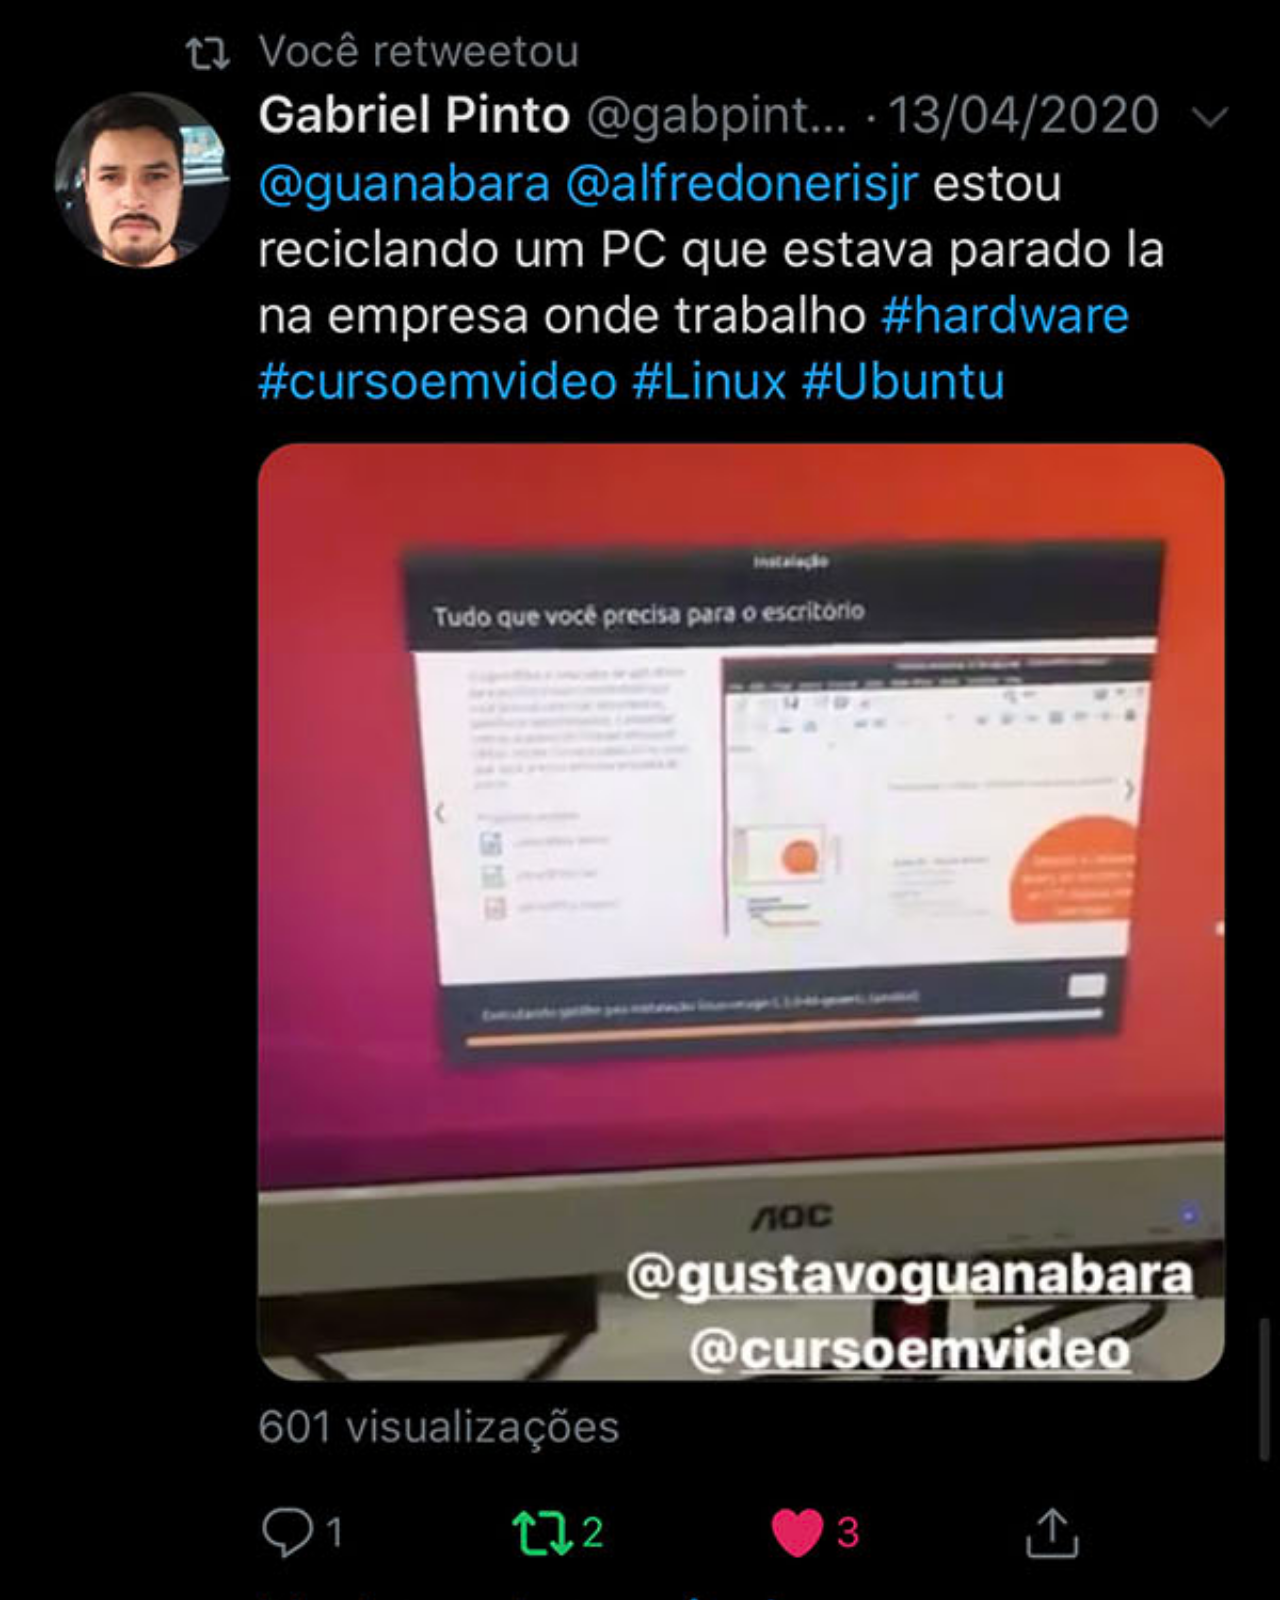
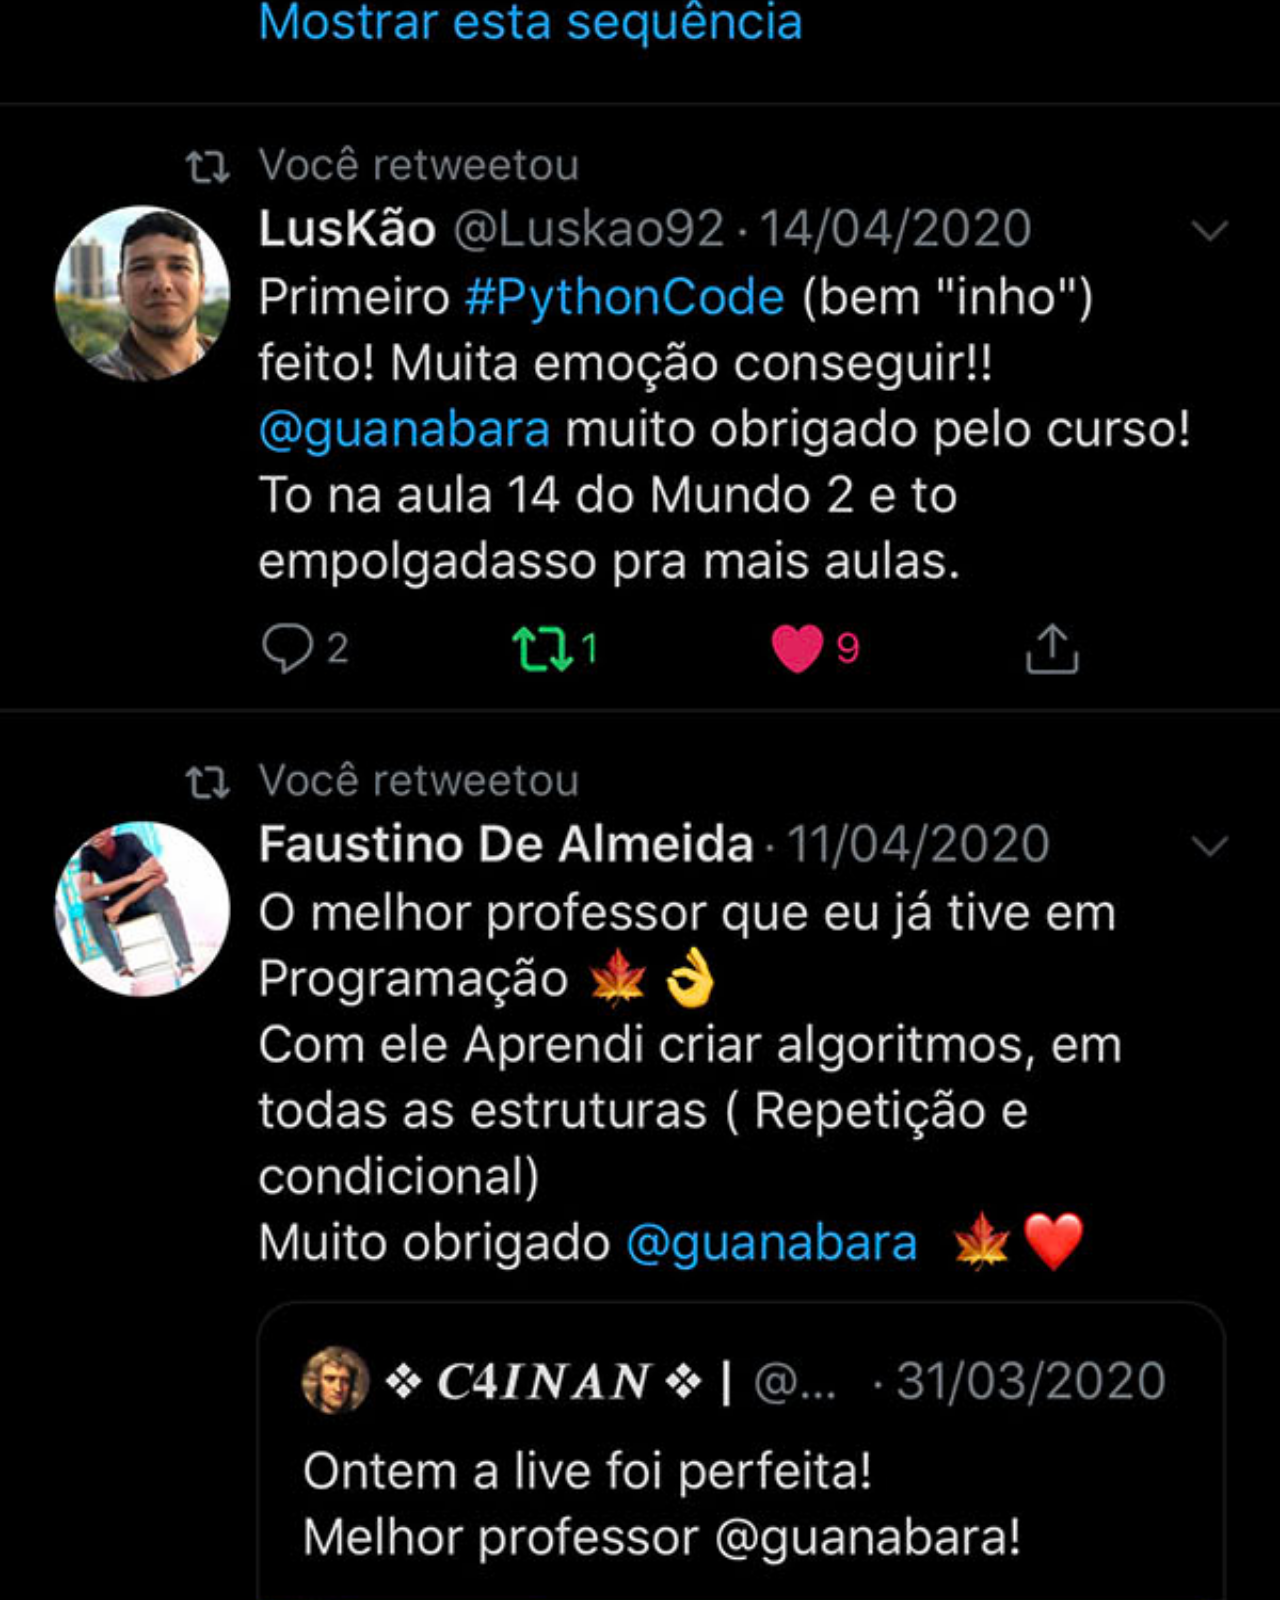
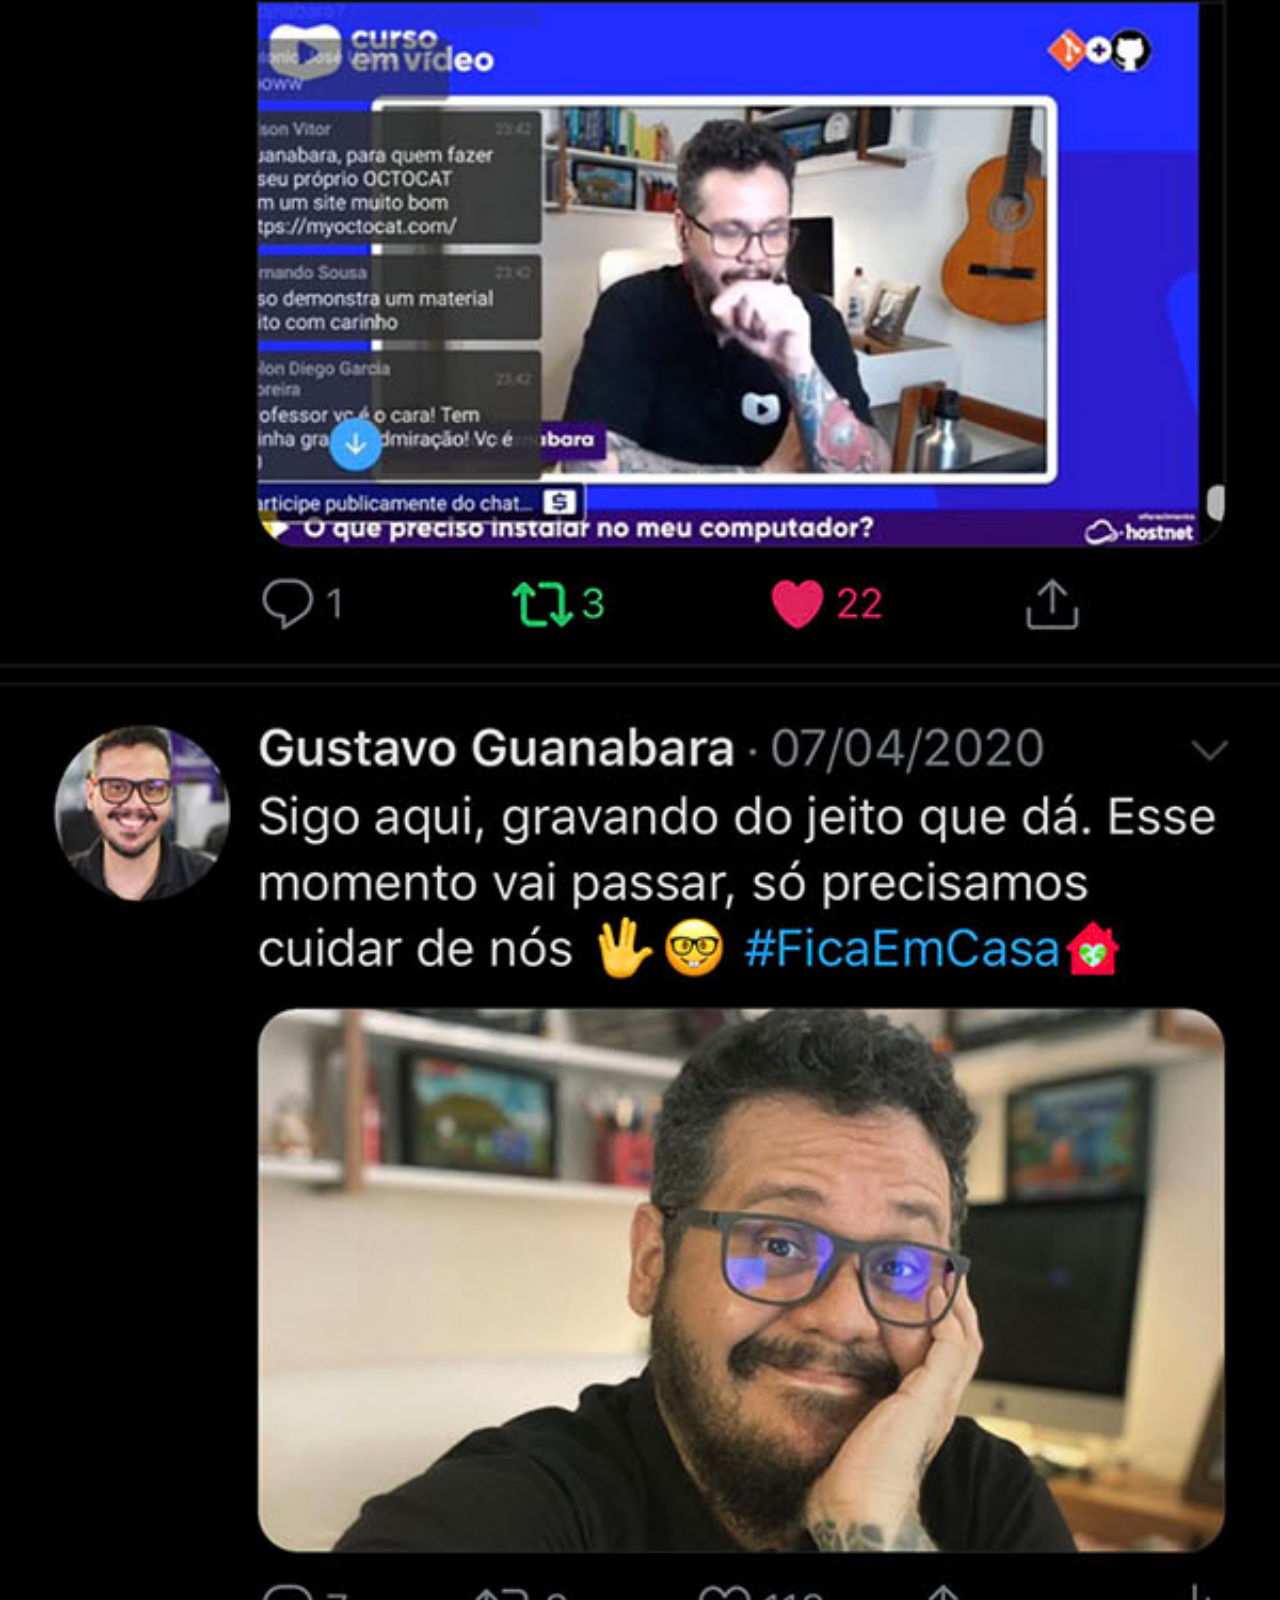
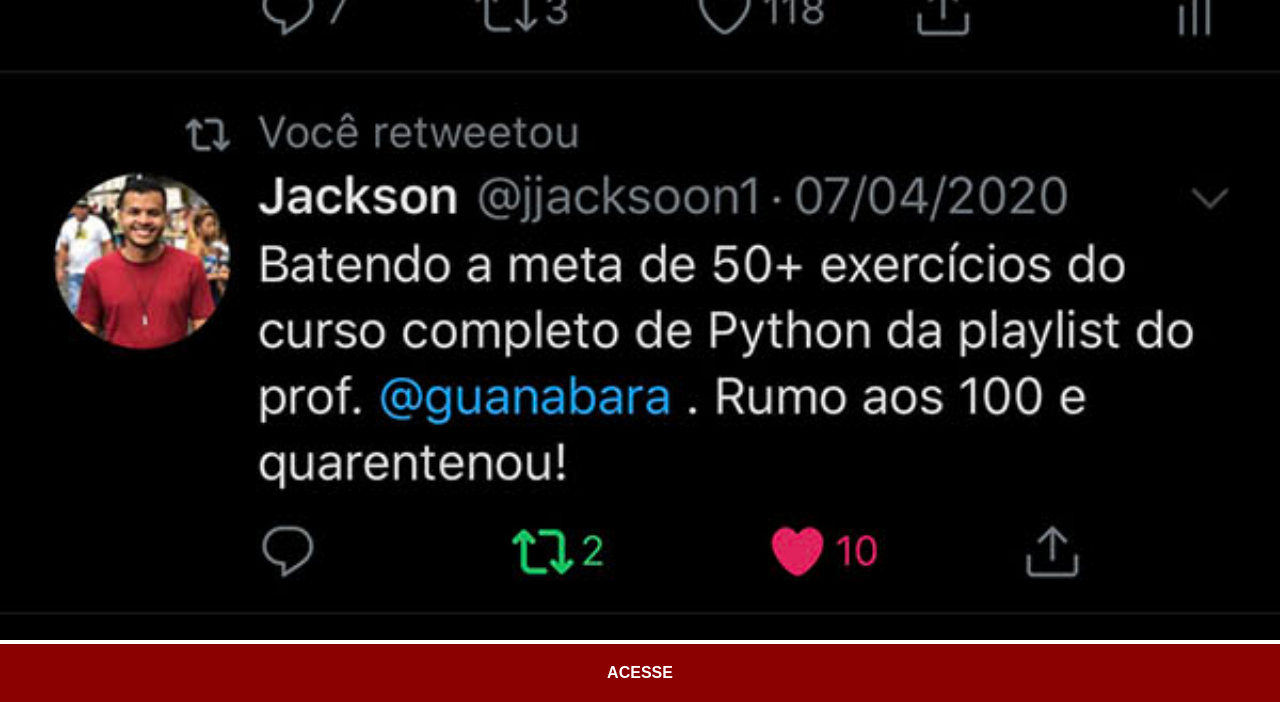
<file: twitter.html>
<!DOCTYPE html>
<html lang="pt-br">
<head>
    <meta charset="UTF-8">
    <meta name="viewport" content="width=device-width, initial-scale=1.0">
    <title>Twitter</title>
    <link rel="stylesheet" href="estilos/social.css">
</head>
<body>
    <img src="imagens/tela-twitter.jpg" alt="Twitter">
    <a href="https://x.com/guanabara" target="_blank">ACESSE</a>
    
</body>
</html>
</file>
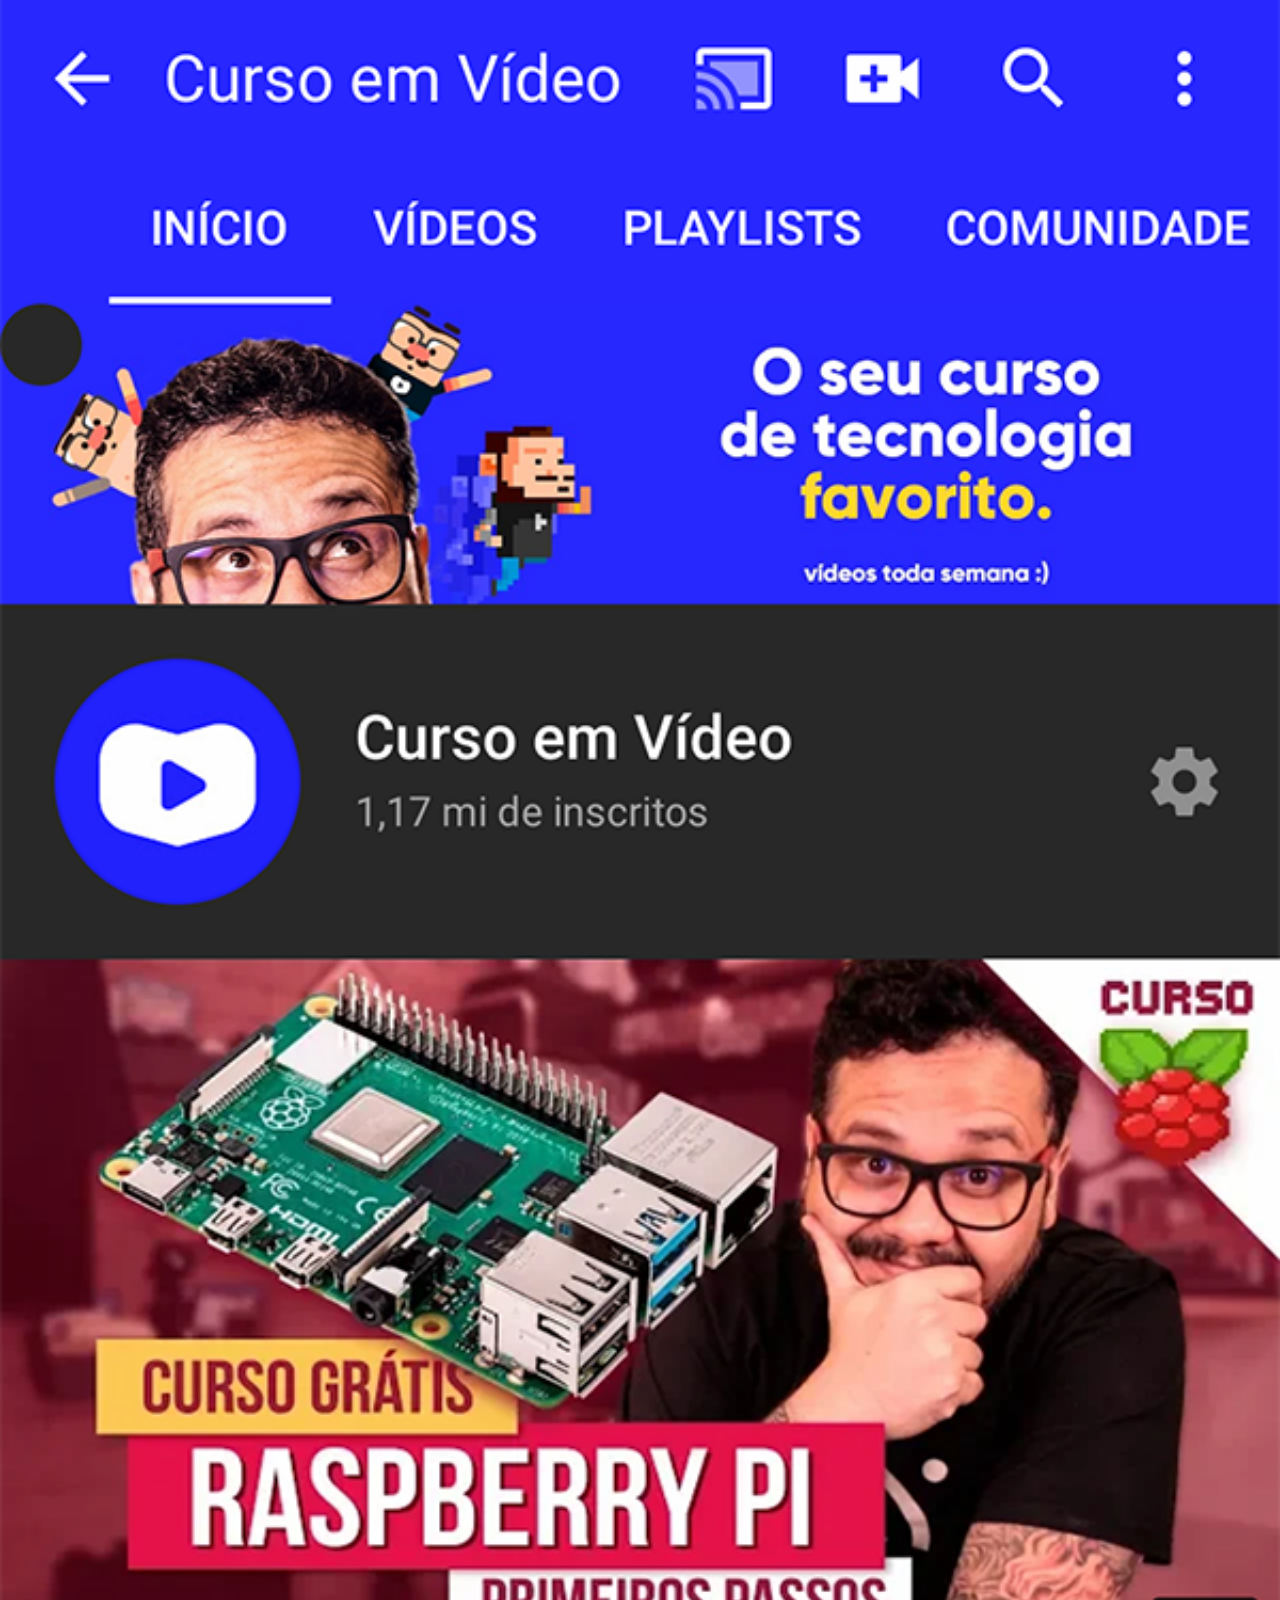
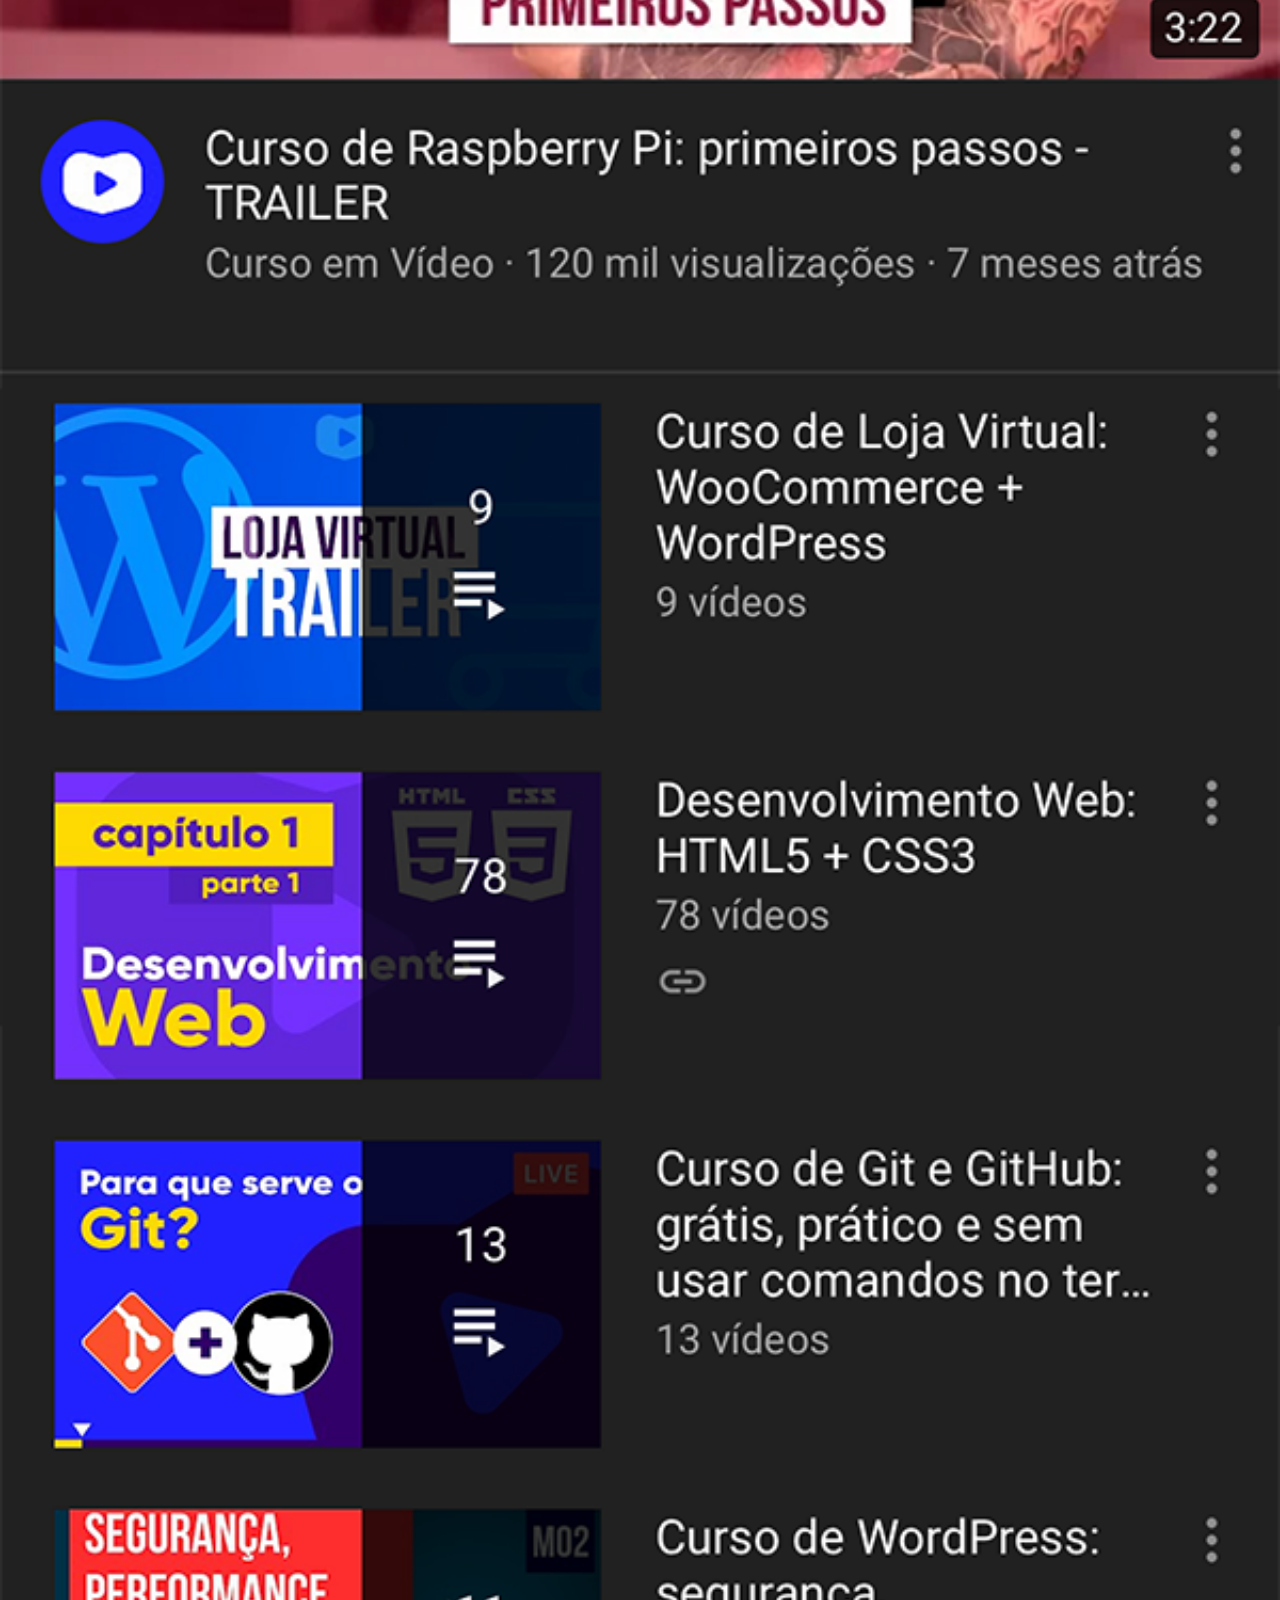
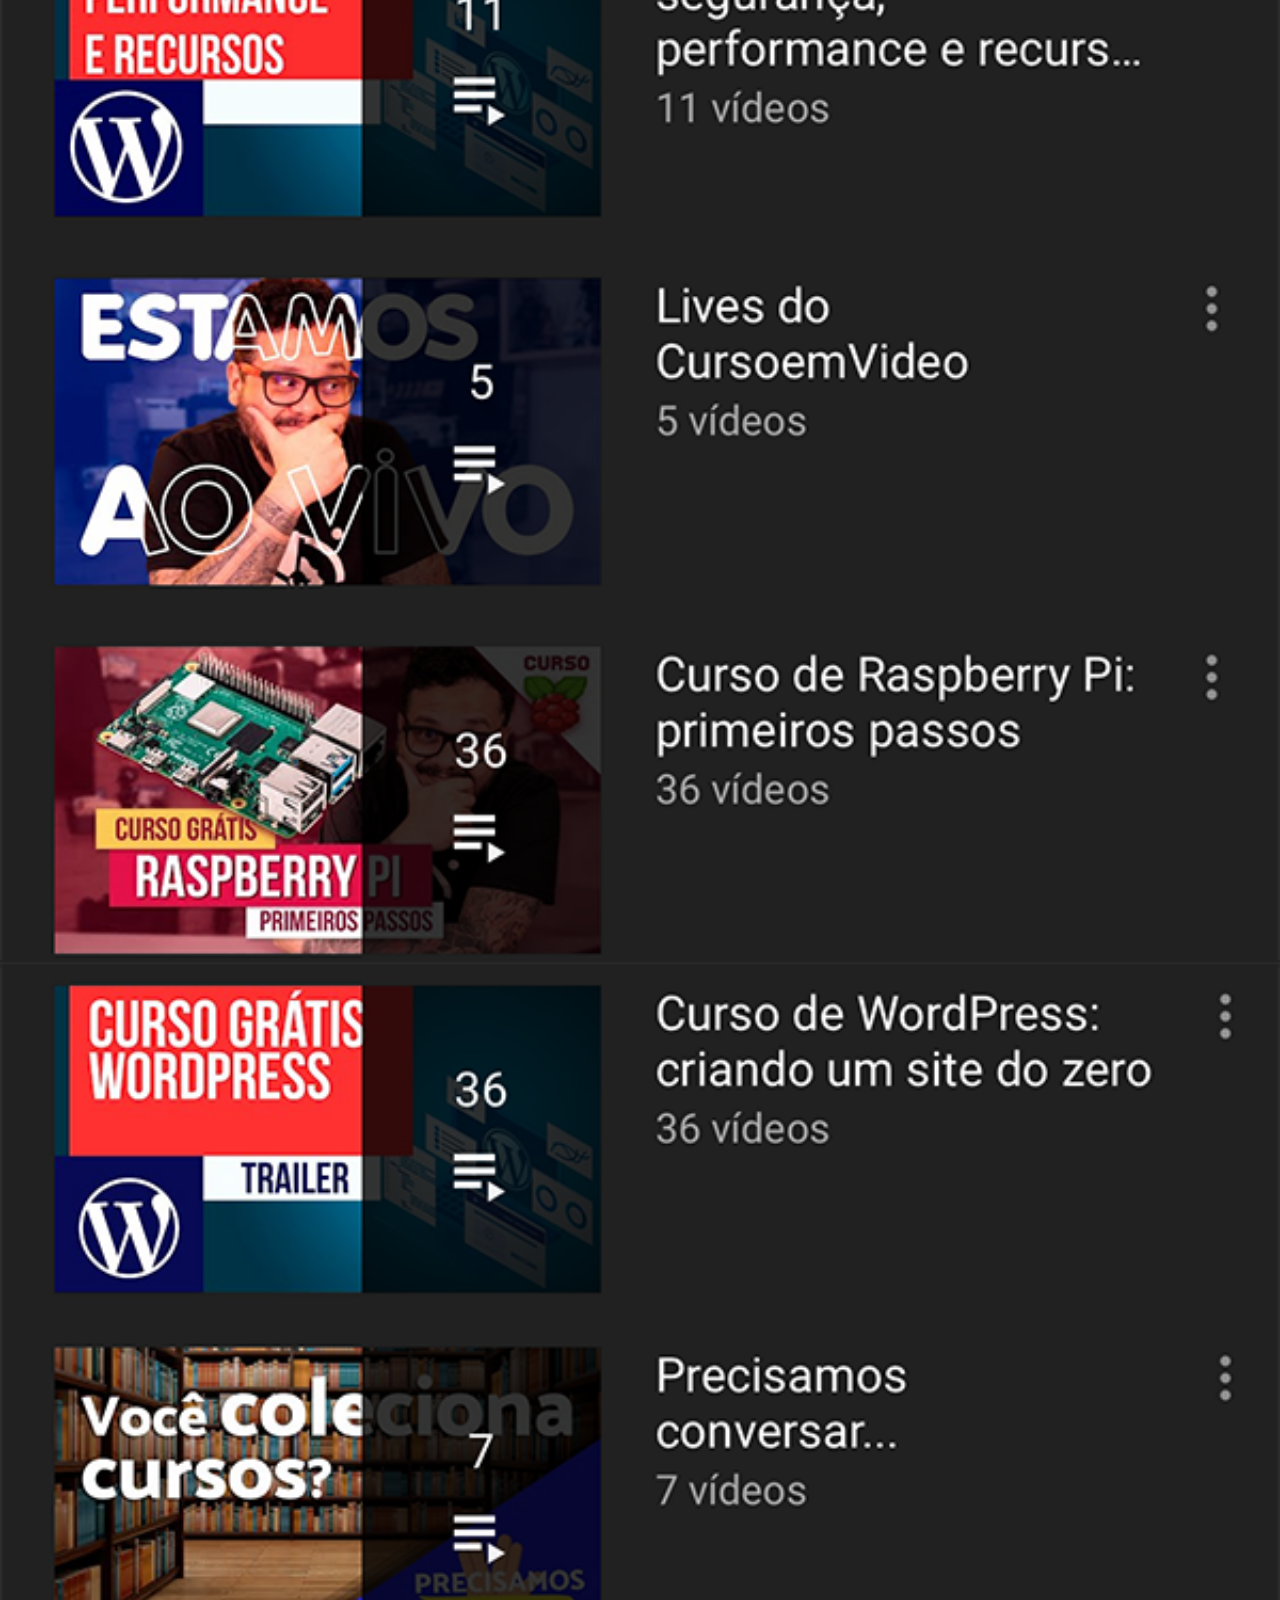
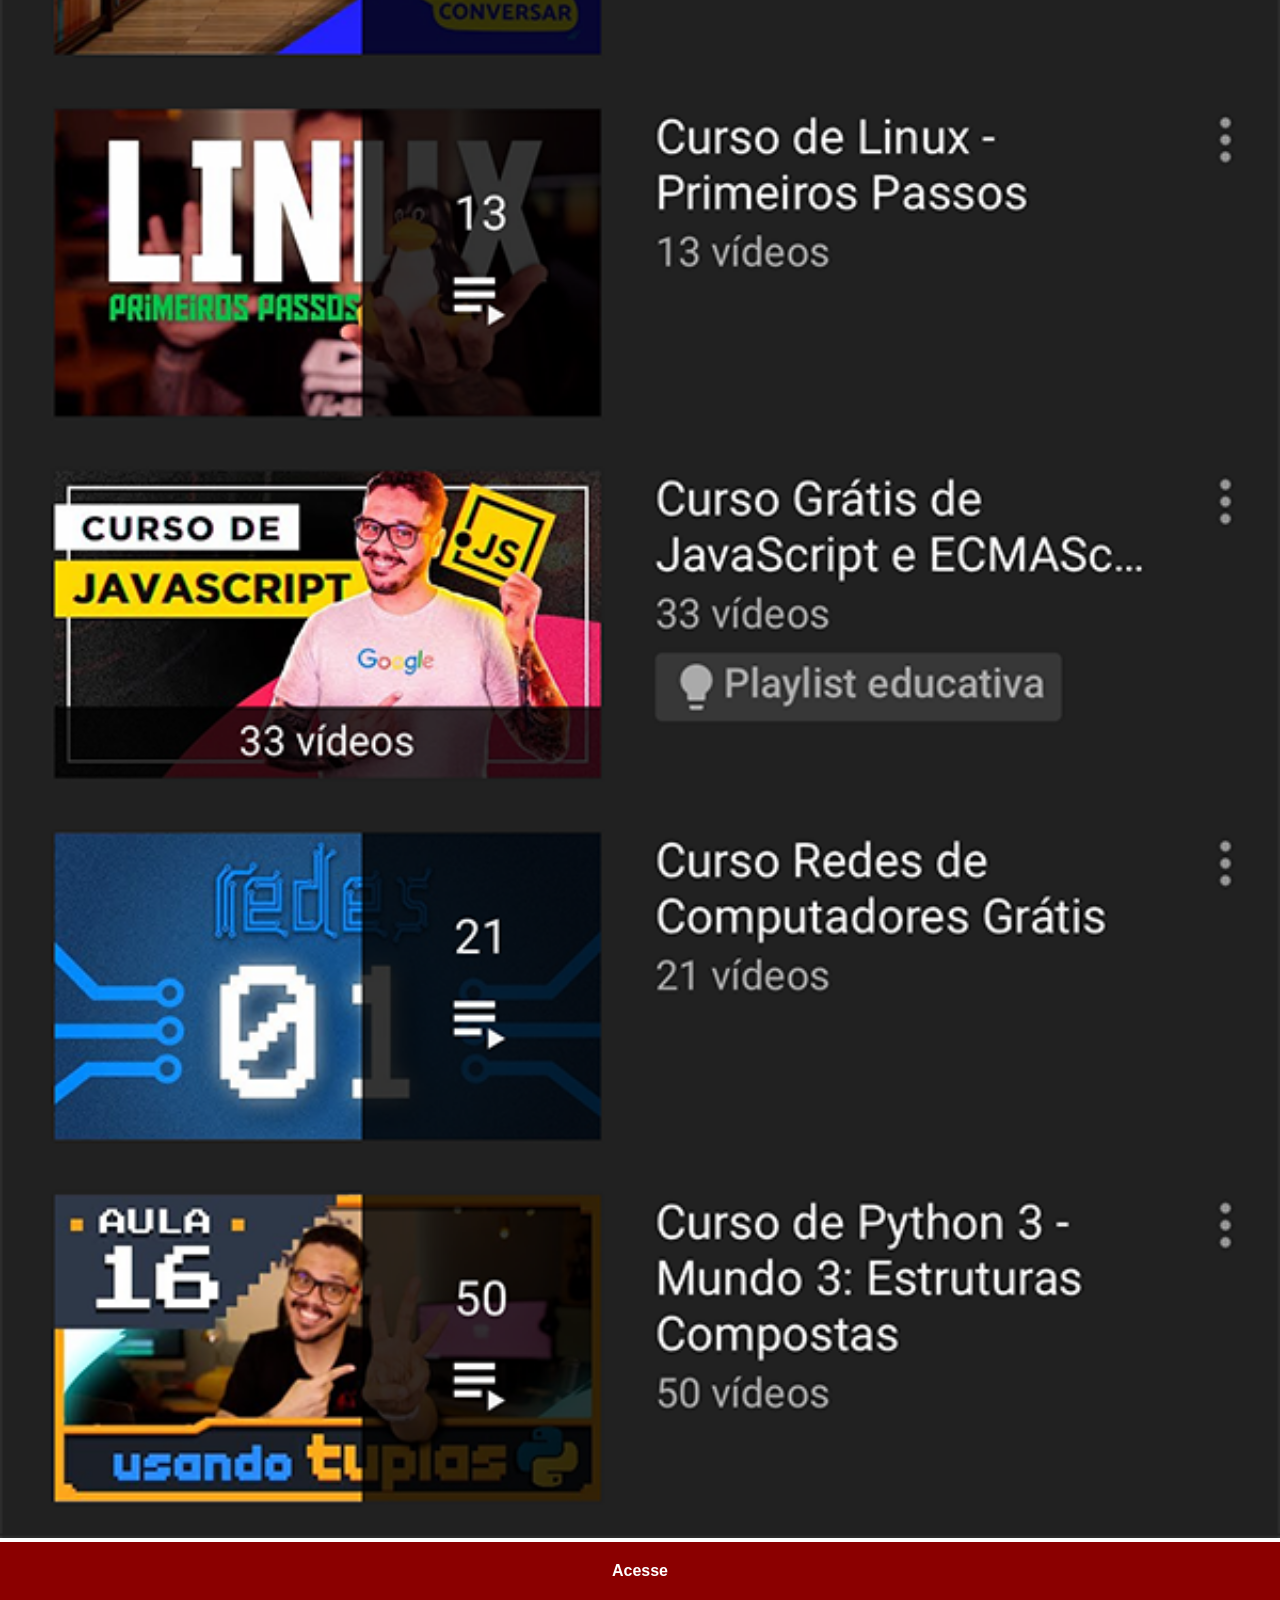
<file: youtube.html>
<!DOCTYPE html>
<html lang="pt-br">
<head>
    <meta charset="UTF-8">
    <meta name="viewport" content="width=device-width, initial-scale=1.0">
    <title>Document</title>
    <link rel="stylesheet" href="estilos/social.css">
<body>
    <img src="imagens/tela-youtube.png" alt="YouTube">
    <a href="https://www.youtube.com/@cursoemvideo" target="_blank">Acesse</a>    
</body>
</html>
</file>
<file: estilos/social.css>
@charset "UTF-8";

 * {
            margin: 0px;
            padding: 0px;
            font-family: Arial, Helvetica, sans-serif;
        }

        ::-webkit-scrollbar {
            width: 0px;
            height: 0px;

        }
        img {
            width: 100vw;
        }

        a {
            display: block;
            background-color: darkred;
            color: white;
            padding: 20px;
            text-align: center;
            font-weight: bolder;
            text-decoration: none;
        }

        a:hover {
            background-color: red;
        }
</file>
